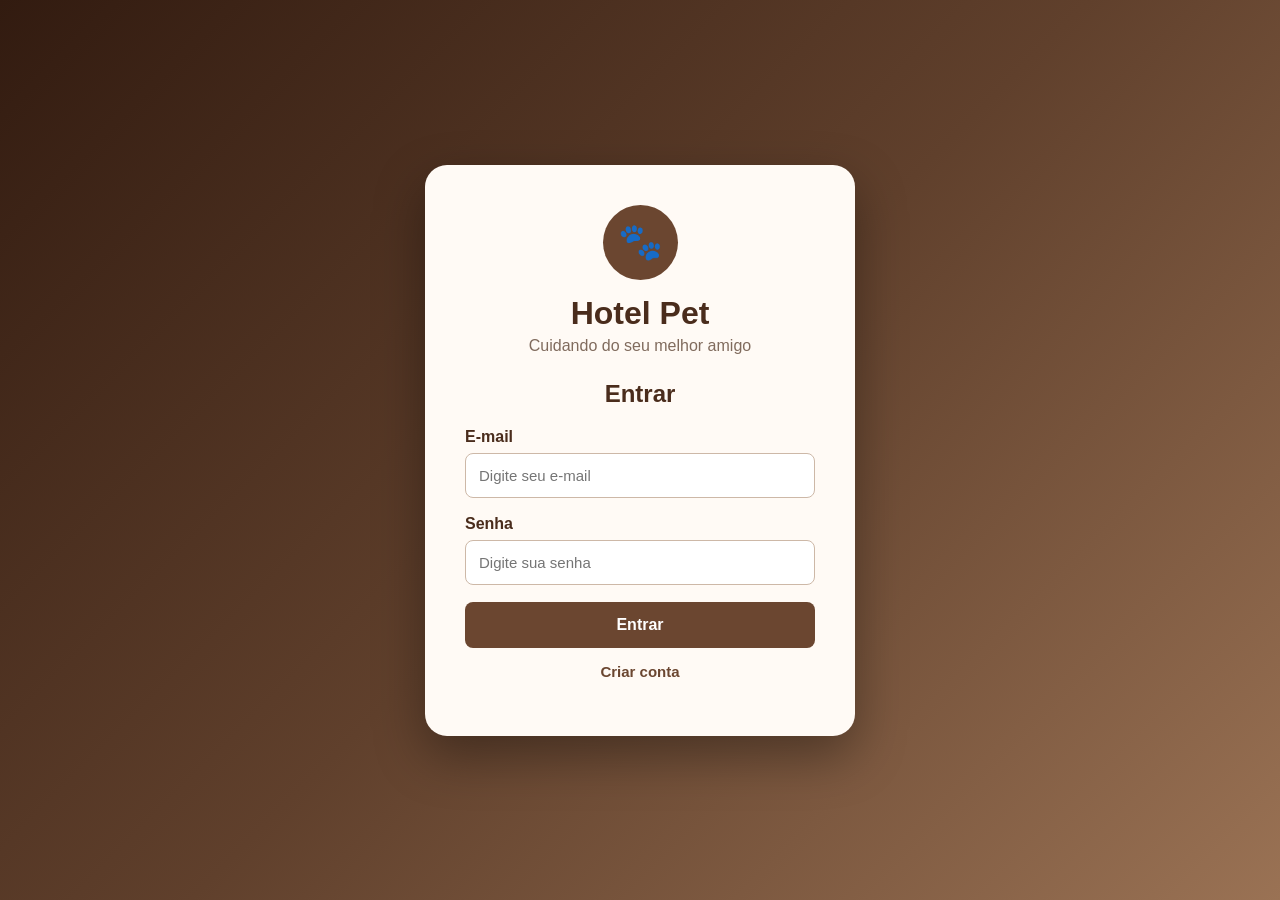
<file: index.html>
<!DOCTYPE html>
<html lang="pt-br">
<head>
    <meta charset="UTF-8">
    <meta name="viewport" content="width=device-width, initial-scale=1.0">
    <title>Hotel Pet</title>
    <style>
        * { box-sizing: border-box; margin: 0; padding: 0; }
        body {
            min-height: 100vh;
            font-family: Arial, sans-serif;
            background: linear-gradient(135deg, #321b10, #60402c, #9a7254);
            display: flex;
            align-items: center;
            justify-content: center;
            padding: 20px;
        }
        .caixa {
            width: 100%; max-width: 430px;
            background: #fffaf5;
            padding: 40px;
            border-radius: 22px;
            box-shadow: 0 20px 50px rgba(0,0,0,0.35);
        }
        .logo { text-align: center; margin-bottom: 25px; }
        .icone {
            width: 75px; height: 75px; margin: 0 auto 15px;
            border-radius: 50%; background: #6b4630;
            display: flex; align-items: center; justify-content: center; font-size: 36px;
        }
        .logo h1 { color: #4a2c1c; font-size: 32px; }
        .logo p { color: #806b5d; margin-top: 5px; }
        h2 { text-align: center; color: #4a2c1c; margin-bottom: 20px; }
        .campo { margin-bottom: 17px; }
        .campo label { display: block; margin-bottom: 7px; color: #4a2c1c; font-weight: bold; }
        .campo input, .campo select {
            width: 100%; padding: 13px; border: 1px solid #cdb8a7;
            border-radius: 8px; font-size: 15px; outline: none;
        }
        .campo input:focus, .campo select:focus { border-color: #6b4630; }
        .botao {
            width: 100%; padding: 14px; border: 0; border-radius: 8px;
            background: #6b4630; color: white; font-size: 16px;
            font-weight: bold; cursor: pointer; transition: 0.2s;
        }
        .botao:hover { background: #4a2c1c; }
        .link {
            width: 100%; margin-top: 15px; border: 0;
            background: transparent; color: #6b4630;
            font-weight: bold; cursor: pointer; font-size: 15px;
        }
        .mensagem { text-align: center; margin-top: 15px; color: #6b4630; font-weight: bold; }
        .escondido { display: none; }
    </style>
</head>
<body>
    <div class="caixa">
        <div class="logo">
            <div class="icone">🐾</div>
            <h1>Hotel Pet</h1>
            <p>Cuidando do seu melhor amigo</p>
        </div>

        <div id="login">
            <h2>Entrar</h2>
            <form id="formLogin">
                <div class="campo">
                    <label>E-mail</label>
                    <input type="email" id="emailLogin" placeholder="Digite seu e-mail" required>
                </div>
                <div class="campo">
                    <label>Senha</label>
                    <input type="password" id="senhaLogin" placeholder="Digite sua senha" required>
                </div>
                <button type="submit" class="botao">Entrar</button>
            </form>
            <button type="button" class="link" id="abrirCadastro">Criar conta</button>
            <div id="msgLogin" class="mensagem"></div>
        </div>

        <div id="cadastro" class="escondido">
            <h2>Criar conta</h2>
            <form id="formCadastro">
                <div class="campo">
                    <label>Nome completo</label>
                    <input type="text" id="nome" placeholder="Digite seu nome" required>
                </div>
                <div class="campo">
                    <label>E-mail</label>
                    <input type="email" id="email" placeholder="Digite seu e-mail" required>
                </div>
                <div class="campo">
                    <label>Senha</label>
                    <input type="password" id="senha" placeholder="Mínimo 4 caracteres" required>
                </div>
                <div class="campo">
                    <label>Confirmar senha</label>
                    <input type="password" id="confirmar" placeholder="Digite a senha novamente" required>
                </div>
                <button type="submit" class="botao">Criar conta</button>
            </form>
            <button type="button" class="link" id="voltarLogin">Voltar para login</button>
            <div id="msgCadastro" class="mensagem"></div>
        </div>
    </div>

<script>
document.getElementById("abrirCadastro").onclick = () => {
    document.getElementById("login").classList.add("escondido");
    document.getElementById("cadastro").classList.remove("escondido");
};
document.getElementById("voltarLogin").onclick = () => {
    document.getElementById("cadastro").classList.add("escondido");
    document.getElementById("login").classList.remove("escondido");
    document.getElementById("msgLogin").innerText = "";
};

document.getElementById("formCadastro").onsubmit = e => {
    e.preventDefault();
    const nome = document.getElementById("nome").value.trim();
    const email = document.getElementById("email").value.trim().toLowerCase();
    const senha = document.getElementById("senha").value;
    const confirmar = document.getElementById("confirmar").value;

    if (senha !== confirmar)
        return document.getElementById("msgCadastro").innerText = "As senhas não coincidem.";
    if (senha.length < 4)
        return document.getElementById("msgCadastro").innerText = "Mínimo 4 caracteres na senha.";

    const usuario = { nome, email, senha, foto: "" };
    localStorage.setItem("hotelPetUsuario", JSON.stringify(usuario));
    document.getElementById("msgCadastro").innerText = "Conta criada com sucesso!";
    document.getElementById("emailLogin").value = email;

    setTimeout(() => {
        document.getElementById("cadastro").classList.add("escondido");
        document.getElementById("login").classList.remove("escondido");
    }, 1200);
};

document.getElementById("formLogin").onsubmit = e => {
    e.preventDefault();
    const email = document.getElementById("emailLogin").value.trim().toLowerCase();
    const senha = document.getElementById("senhaLogin").value;
    const dadosSalvos = localStorage.getItem("hotelPetUsuario");

    if (!dadosSalvos) {
        if (email && senha.length >= 4) {
            localStorage.setItem("hotelPetLogado", "true");
            window.location.href = "reserva/reserva.html"; // ✅ VAI PARA RESERVAS!
        } else {
            document.getElementById("msgLogin").innerText = "Preencha e-mail e senha (mín. 4 caracteres).";
        }
        return;
    }

    const usuario = JSON.parse(dadosSalvos);
    if (email === usuario.email && senha === usuario.senha) {
        localStorage.setItem("hotelPetLogado", "true");
        window.location.href = "reserva/reserva.html"; // ✅ VAI PARA RESERVAS!
    } else {
        document.getElementById("msgLogin").innerText = "E-mail ou senha incorretos.";
    }
};
</script>
</body>
</html>
</file>
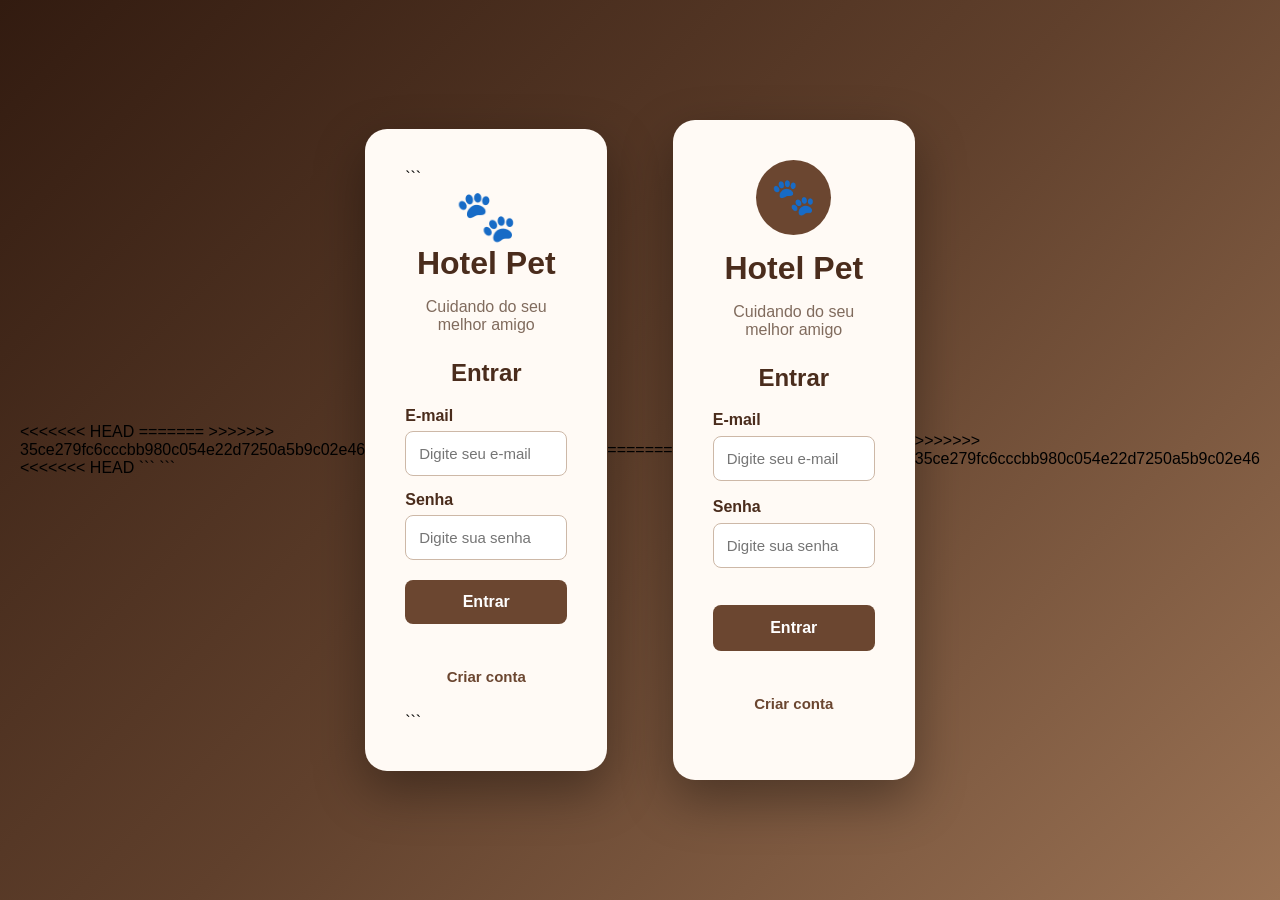
<file: index/index.html>
<<<<<<< HEAD

=======
>>>>>>> 35ce279fc6cccbb980c054e22d7250a5b9c02e46
<!DOCTYPE html>

<html lang="pt-br">
<head>
    <meta charset="UTF-8">
    <meta name="viewport" content="width=device-width, initial-scale=1.0">
    <title>Hotel Pet</title>
<<<<<<< HEAD

```
<style>
    * {
        box-sizing: border-box;
    }

    body {
        margin: 0;
        min-height: 100vh;
        font-family: Arial, sans-serif;
        background: #6b4630;
        display: flex;
        justify-content: center;
        align-items: center;
    }

    .caixa {
        width: 90%;
        max-width: 420px;
        background: #fffaf5;
        padding: 35px;
        border-radius: 20px;
        box-shadow: 0 15px 40px rgba(0,0,0,.35);
    }

    .logo {
        text-align: center;
        margin-bottom: 25px;
    }

    .logo span {
        display: block;
        font-size: 50px;
    }

    .logo h1 {
        margin: 5px 0;
        color: #4a2c1c;
    }

    .logo p {
        color: #806b5d;
    }

    h2 {
        text-align: center;
        color: #4a2c1c;
    }

    label {
        display: block;
        margin-top: 15px;
        margin-bottom: 6px;
        color: #4a2c1c;
        font-weight: bold;
    }

    input {
        width: 100%;
        padding: 13px;
        border: 1px solid #cdb8a7;
        border-radius: 8px;
        font-size: 15px;
    }

    button {
        width: 100%;
        margin-top: 20px;
        padding: 13px;
        border: none;
        border-radius: 8px;
        background: #6b4630;
        color: white;
        font-size: 16px;
        font-weight: bold;
        cursor: pointer;
    }

    button:hover {
        background: #4a2c1c;
    }

    .link {
        background: transparent;
        color: #6b4630;
        margin-top: 10px;
    }

    .mensagem {
        text-align: center;
        margin-top: 15px;
        color: #6b4630;
        font-weight: bold;
    }

    .escondido {
        display: none;
    }
</style>
```

</head>

<body>

<div class="caixa">

```
<div class="logo">
    <span>🐾</span>
    <h1>Hotel Pet</h1>
    <p>Cuidando do seu melhor amigo</p>
</div>


<!-- LOGIN -->

<div id="login">

    <h2>Entrar</h2>

    <form id="formLogin">

        <label>E-mail</label>

        <input
            type="email"
            id="emailLogin"
            placeholder="Digite seu e-mail"
            required
        >


        <label>Senha</label>

        <input
            type="password"
            id="senhaLogin"
            placeholder="Digite sua senha"
            required
        >


        <button type="submit">
            Entrar
        </button>

    </form>


    <button
        type="button"
        class="link"
        id="abrirCadastro"
    >
        Criar conta
    </button>


    <div
        id="msgLogin"
        class="mensagem"
    ></div>

</div>



<!-- CADASTRO -->

<div
    id="cadastro"
    class="escondido"
>

    <h2>Criar conta</h2>

    <form id="formCadastro">

        <label>Nome</label>

        <input
            type="text"
            id="nome"
            placeholder="Digite seu nome"
            required
        >


        <label>E-mail</label>

        <input
            type="email"
            id="email"
            placeholder="Digite seu e-mail"
            required
        >


        <label>Senha</label>

        <input
            type="password"
            id="senha"
            placeholder="Digite uma senha"
            required
        >


        <label>Confirmar senha</label>

        <input
            type="password"
            id="confirmar"
            placeholder="Digite a senha novamente"
            required
        >


        <button type="submit">
            Criar conta
        </button>

    </form>


    <button
        type="button"
        class="link"
        id="voltarLogin"
    >
        Voltar para login
    </button>


    <div
        id="msgCadastro"
        class="mensagem"
    ></div>

</div>
```

</div>

<script>


/* ABRIR CADASTRO */

document
    .getElementById("abrirCadastro")
    .onclick = function() {

        document
            .getElementById("login")
            .classList
            .add("escondido");

        document
            .getElementById("cadastro")
            .classList
            .remove("escondido");

    };



/* VOLTAR PARA LOGIN */

document
    .getElementById("voltarLogin")
    .onclick = function() {

        document
            .getElementById("cadastro")
            .classList
            .add("escondido");

        document
            .getElementById("login")
            .classList
            .remove("escondido");

    };



/* CRIAR CONTA */

document
    .getElementById("formCadastro")
    .onsubmit = function(event) {

        event.preventDefault();


        const nome =
            document.getElementById("nome").value.trim();


        const email =
            document
            .getElementById("email")
            .value
            .trim()
            .toLowerCase();


        const senha =
            document.getElementById("senha").value;


        const confirmar =
            document
            .getElementById("confirmar")
            .value;


        if (senha !== confirmar) {

            document
                .getElementById("msgCadastro")
                .innerText =
                "As senhas não são iguais.";

            return;
        }


        if (senha.length < 4) {

            document
                .getElementById("msgCadastro")
                .innerText =
                "A senha precisa ter pelo menos 4 caracteres.";

            return;
        }


        const usuario = {

            nome: nome,
            email: email,
            senha: senha

        };


        localStorage.setItem(
            "hotelPetUsuario",
            JSON.stringify(usuario)
        );


        document
            .getElementById("msgCadastro")
            .innerText =
            "Conta criada com sucesso!";


        document
            .getElementById("emailLogin")
            .value = email;


        document
            .getElementById("senhaLogin")
            .value = "";


        setTimeout(function() {

            document
                .getElementById("cadastro")
                .classList
                .add("escondido");

            document
                .getElementById("login")
                .classList
                .remove("escondido");

        }, 1000);

    };



/* LOGIN */

document
    .getElementById("formLogin")
    .onsubmit = function(event) {

        event.preventDefault();


        const email =
            document
            .getElementById("emailLogin")
            .value
            .trim()
            .toLowerCase();


        const senha =
            document
            .getElementById("senhaLogin")
            .value;


        const dados =
            localStorage.getItem(
                "hotelPetUsuario"
            );


        if (!dados) {

            document
                .getElementById("msgLogin")
                .innerText =
                "Crie uma conta primeiro.";

            return;
        }


        const usuario =
            JSON.parse(dados);


        if (
            email === usuario.email &&
            senha === usuario.senha
        ) {

            localStorage.setItem(
                "hotelPetLogado",
                "true"
            );


            /*
              Depois do login,
              abre a página principal.
            */

            window.location.href =
                "index/index.html";

        } else {

            document
                .getElementById("msgLogin")
                .innerText =
                "E-mail ou senha incorretos.";

        }

    };

</script>

</body>

</html>
=======
    <style>
        * { box-sizing: border-box; }
        body {
            margin: 0;
            min-height: 100vh;
            font-family: Arial, sans-serif;
            background: linear-gradient(135deg, #321b10, #60402c, #9a7254);
            display: flex;
            align-items: center;
            justify-content: center;
            padding: 20px;
        }
        .caixa {
            width: 100%;
            max-width: 430px;
            background: #fffaf5;
            padding: 40px;
            border-radius: 22px;
            box-shadow: 0 20px 50px rgba(0,0,0,0.35);
        }
        .logo { text-align: center; margin-bottom: 25px; }
        .icone {
            width: 75px;
            height: 75px;
            margin: 0 auto 15px;
            border-radius: 50%;
            background: #6b4630;
            display: flex;
            align-items: center;
            justify-content: center;
            font-size: 36px;
        }
        .logo h1 { margin: 0; color: #4a2c1c; font-size: 32px; }
        .logo p { color: #806b5d; }
        h2 { text-align: center; color: #4a2c1c; }
        .campo { margin-bottom: 17px; }
        .campo label {
            display: block;
            margin-bottom: 7px;
            color: #4a2c1c;
            font-weight: bold;
        }
        .campo input {
            width: 100%;
            padding: 13px;
            border: 1px solid #cdb8a7;
            border-radius: 8px;
            font-size: 15px;
            outline: none;
        }
        .campo input:focus { border-color: #6b4630; }
        .botao {
            width: 100%;
            padding: 14px;
            border: 0;
            border-radius: 8px;
            background: #6b4630;
            color: white;
            font-size: 16px;
            font-weight: bold;
            cursor: pointer;
        }
        .botao:hover { background: #4a2c1c; }
        .link {
            width: 100%;
            margin-top: 15px;
            border: 0;
            background: transparent;
            color: #6b4630;
            font-weight: bold;
            cursor: pointer;
            font-size: 15px;
        }
        .mensagem {
            text-align: center;
            margin-top: 15px;
            color: #6b4630;
            font-weight: bold;
        }
        .escondido { display: none; }
    </style>
</head>
<body>
    <div class="caixa">
        <div class="logo">
            <div class="icone">🐾</div>
            <h1>Hotel Pet</h1>
            <p>Cuidando do seu melhor amigo</p>
        </div>

        <div id="login">
            <h2>Entrar</h2>
            <form id="formLogin">
                <div class="campo">
                    <label for="emailLogin">E-mail</label>
                    <input type="email" id="emailLogin" placeholder="Digite seu e-mail" required>
                </div>
                <div class="campo">
                    <label for="senhaLogin">Senha</label>
                    <input type="password" id="senhaLogin" placeholder="Digite sua senha" required>
                </div>
                <button type="submit" class="botao">Entrar</button>
            </form>
            <button type="button" class="link" onclick="mostrarCadastro()">Criar conta</button>
            <div id="mensagemLogin" class="mensagem"></div>
        </div>

        <div id="cadastro" class="escondido">
            <h2>Criar conta</h2>
            <form id="formCadastro">
                <div class="campo">
                    <label for="nomeCadastro">Nome</label>
                    <input type="text" id="nomeCadastro" placeholder="Digite seu nome" required>
                </div>
                <div class="campo">
                    <label for="emailCadastro">E-mail</label>
                    <input type="email" id="emailCadastro" placeholder="Digite seu e-mail" required>
                </div>
                <div class="campo">
                    <label for="senhaCadastro">Senha</label>
                    <input type="password" id="senhaCadastro" placeholder="Crie uma senha" required>
                </div>
                <button type="submit" class="botao">Criar conta</button>
            </form>
            <button type="button" class="link" onclick="mostrarLogin()">Voltar para entrar</button>
            <div id="mensagemCadastro" class="mensagem"></div>
        </div>
    </div>

    <script>
        function mostrarCadastro() {
            document.getElementById('login').classList.add('escondido');
            document.getElementById('cadastro').classList.remove('escondido');
        }

        function mostrarLogin() {
            document.getElementById('cadastro').classList.add('escondido');
            document.getElementById('login').classList.remove('escondido');
        }

        document.getElementById('formLogin').addEventListener('submit', function(event) {
            event.preventDefault();
            const email = document.getElementById('emailLogin').value;
            const senha = document.getElementById('senhaLogin').value;

            if (email && senha) {
                window.location.href = '../usuarios/usuarios.html';
            }
        });

        document.getElementById('formCadastro').addEventListener('submit', function(event) {
            event.preventDefault();
            document.getElementById('mensagemCadastro').textContent = 'Conta criada com sucesso! Agora você pode entrar.';
            setTimeout(mostrarLogin, 1200);
        });
    </script>
</body>
</html>
>>>>>>> 35ce279fc6cccbb980c054e22d7250a5b9c02e46
</file>
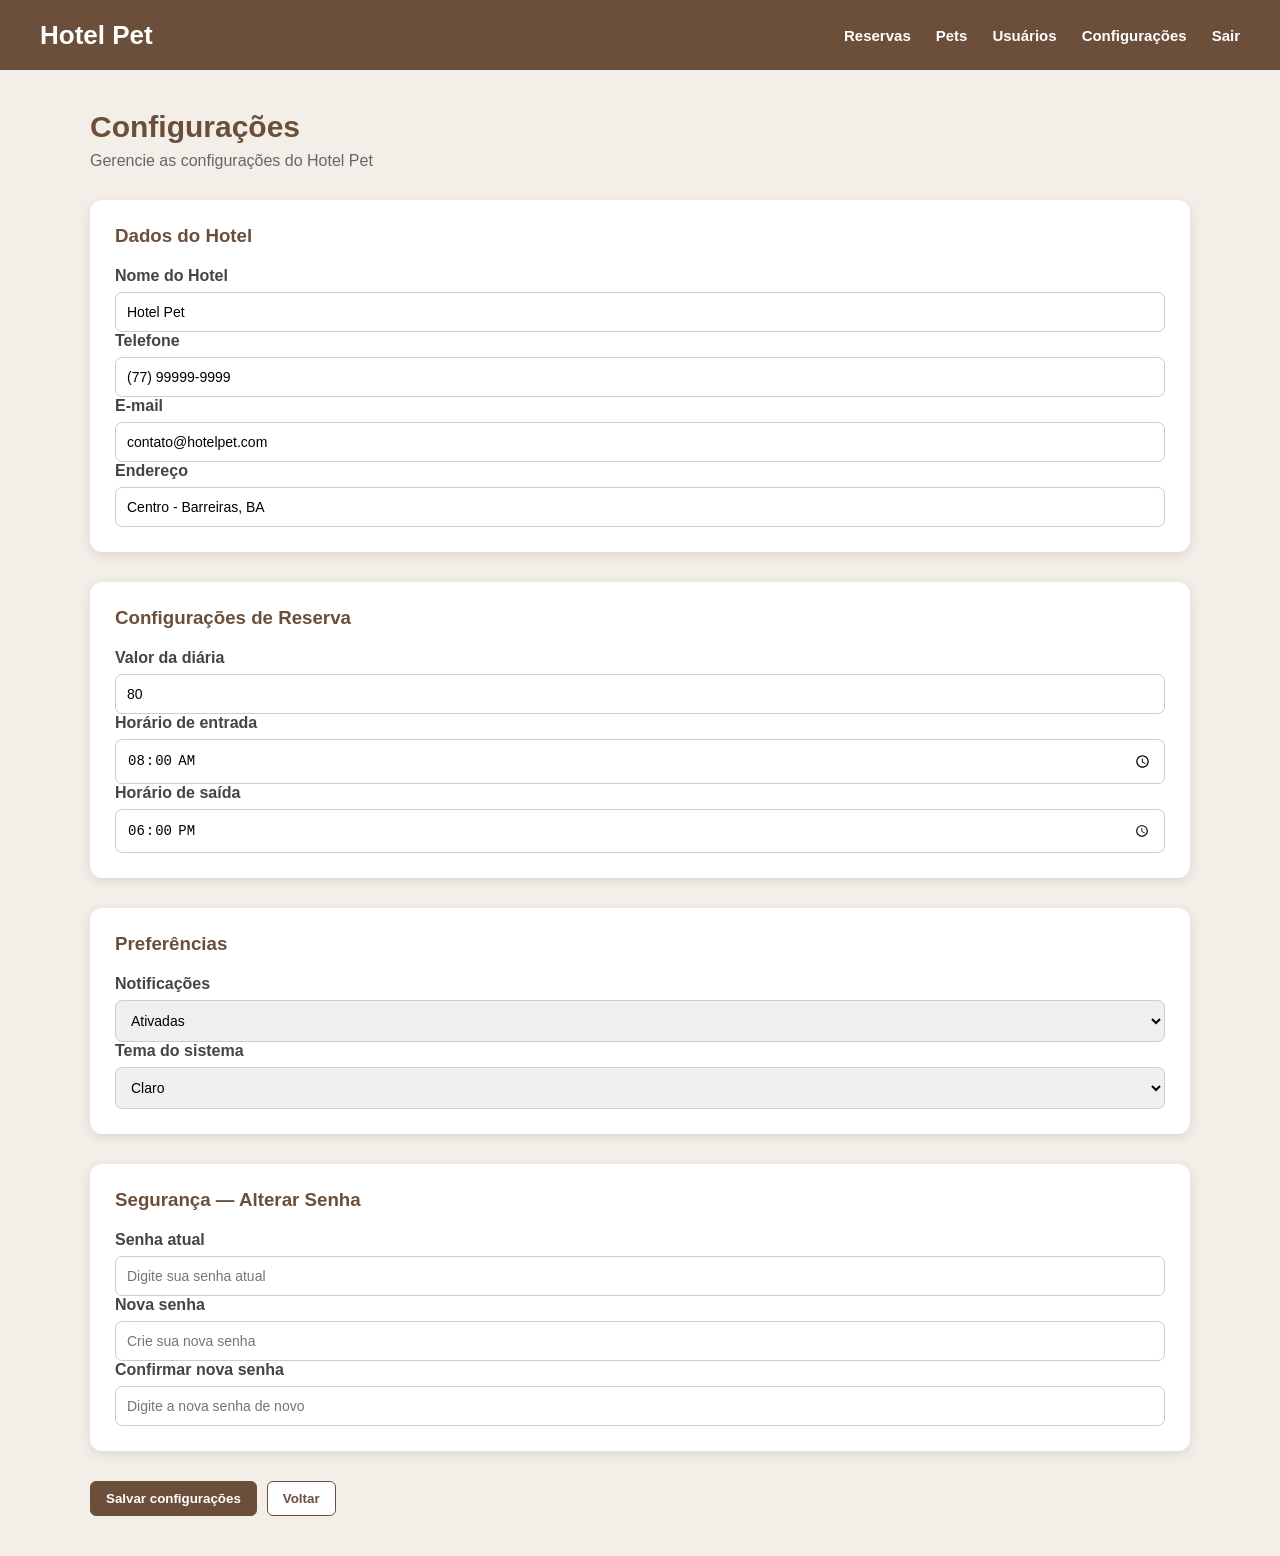
<file: configuracoes/configuracoes.html>
<!DOCTYPE html>
<html lang="pt-br">
<head>
    <meta charset="UTF-8">
    <meta name="viewport" content="width=device-width, initial-scale=1.0">
    <title>Hotel Pet - Configurações</title>
    <link rel="stylesheet" href="../style/style.css">
</head>
<body>

    <header class="cabecalho">
        <div class="logo">
            <h1>Hotel Pet</h1>
        </div>
        <nav class="menu">
            <a href="../reserva/reserva.html">Reservas</a>
            <a href="../pets/pets.html">Pets</a>
            <a href="../usuarios/usuarios.html">Usuários</a>
            <a href="configuracoes.html">Configurações</a>
            <a href="#" onclick="sairDoSistema(); return false;">Sair</a>
        </nav>
    </header>

    <main class="conteudo">

        <div class="titulo-pagina">
            <h2>Configurações</h2>
            <p>Gerencie as configurações do Hotel Pet</p>
        </div>

        <section class="pesquisa">
            <h3>Dados do Hotel</h3>
            <div class="campo-pesquisa">
                <label>Nome do Hotel</label>
                <input type="text" id="nomeHotel" value="Hotel Pet">
            </div>
            <div class="campo-pesquisa">
                <label>Telefone</label>
                <input type="text" id="telefoneHotel" value="(77) 99999-9999">
            </div>
            <div class="campo-pesquisa">
                <label>E-mail</label>
                <input type="email" id="emailHotel" value="contato@hotelpet.com">
            </div>
            <div class="campo-pesquisa">
                <label>Endereço</label>
                <input type="text" id="enderecoHotel" value="Centro - Barreiras, BA">
            </div>
        </section>

        <section class="pesquisa">
            <h3>Configurações de Reserva</h3>
            <div class="campo-pesquisa">
                <label>Valor da diária</label>
                <input type="number" id="valorDiaria" value="80" min="0" step="0.01">
            </div>
            <div class="campo-pesquisa">
                <label>Horário de entrada</label>
                <input type="time" id="horarioEntrada" value="08:00">
            </div>
            <div class="campo-pesquisa">
                <label>Horário de saída</label>
                <input type="time" id="horarioSaida" value="18:00">
            </div>
        </section>

        <section class="pesquisa">
            <h3>Preferências</h3>
            <div class="campo-pesquisa">
                <label>Notificações</label>
                <select id="notificacao">
                    <option value="sim">Ativadas</option>
                    <option value="nao">Desativadas</option>
                </select>
            </div>
            <div class="campo-pesquisa">
                <label>Tema do sistema</label>
                <select id="tema">
                    <option value="claro">Claro</option>
                    <option value="escuro">Escuro</option>
                </select>
            </div>
        </section>

        <section class="pesquisa">
            <h3>Segurança — Alterar Senha</h3>
            <div class="campo-pesquisa">
                <label>Senha atual</label>
                <input type="password" id="senhaAtual" placeholder="Digite sua senha atual">
            </div>
            <div class="campo-pesquisa">
                <label>Nova senha</label>
                <input type="password" id="novaSenha" placeholder="Crie sua nova senha">
            </div>
            <div class="campo-pesquisa">
                <label>Confirmar nova senha</label>
                <input type="password" id="confirmarSenha" placeholder="Digite a nova senha de novo">
            </div>
        </section>

        <div class="acoes">
            <button type="button" class="botao-editar" onclick="salvarConfiguracoes()">Salvar configurações</button>
            <button type="button" class="botao-visualizar" onclick="voltarInicio()">Voltar</button>
        </div>

    </main>

    <script>
        // Carregar configurações salvas ao abrir a página
        window.onload = function() {
            const config = localStorage.getItem("hotelPetConfig");
            if (config) {
                const cfg = JSON.parse(config);
                if (cfg.nomeHotel) document.getElementById("nomeHotel").value = cfg.nomeHotel;
                if (cfg.telefoneHotel) document.getElementById("telefoneHotel").value = cfg.telefoneHotel;
                if (cfg.emailHotel) document.getElementById("emailHotel").value = cfg.emailHotel;
                if (cfg.enderecoHotel) document.getElementById("enderecoHotel").value = cfg.enderecoHotel;
                if (cfg.valorDiaria) document.getElementById("valorDiaria").value = cfg.valorDiaria;
                if (cfg.horarioEntrada) document.getElementById("horarioEntrada").value = cfg.horarioEntrada;
                if (cfg.horarioSaida) document.getElementById("horarioSaida").value = cfg.horarioSaida;
                if (cfg.notificacao) document.getElementById("notificacao").value = cfg.notificacao;
                if (cfg.tema) document.getElementById("tema").value = cfg.tema;
            }
        };

        // Salvar configurações e ALTERAR SENHA com QUALQUER senha atual
        function salvarConfiguracoes() {
            const nome = document.getElementById("nomeHotel").value;
            const telefone = document.getElementById("telefoneHotel").value;
            const email = document.getElementById("emailHotel").value;
            const endereco = document.getElementById("enderecoHotel").value;
            const valor = document.getElementById("valorDiaria").value;
            const horarioEntrada = document.getElementById("horarioEntrada").value;
            const horarioSaida = document.getElementById("horarioSaida").value;
            const notificacao = document.getElementById("notificacao").value;
            const tema = document.getElementById("tema").value;

            const senhaAtual = document.getElementById("senhaAtual").value.trim();
            const novaSenha = document.getElementById("novaSenha").value.trim();
            const confirmarSenha = document.getElementById("confirmarSenha").value.trim();

            const dadosSalvos = localStorage.getItem("hotelPetUsuario");

            // Permite alterar senha com QUALQUER senha atual
            if (novaSenha || confirmarSenha || senhaAtual) {
                if (!senhaAtual) {
                    alert("Digite a senha atual.");
                    return;
                }
                if (!novaSenha) {
                    alert("Digite a nova senha.");
                    return;
                }
                if (!confirmarSenha) {
                    alert("Confirme a nova senha.");
                    return;
                }
                if (novaSenha !== confirmarSenha) {
                    alert("A nova senha e a confirmação não são iguais.");
                    return;
                }
                if (novaSenha.length < 4) {
                    alert("A nova senha precisa ter pelo menos 4 caracteres.");
                    return;
                }
                if (!dadosSalvos) {
                    alert("Crie uma conta primeiro para alterar a senha.");
                    return;
                }

                const usuario = JSON.parse(dadosSalvos);
                // ALTERA SENHA SEM CONFERIR A SENHA ATUAL
                usuario.senha = novaSenha;
                localStorage.setItem("hotelPetUsuario", JSON.stringify(usuario));
                alert("Senha alterada com sucesso!");
            }

            if (!nome || !telefone || !email || !valor) {
                alert("Preencha todos os campos obrigatórios.");
                return;
            }

            const configuracoes = {
                nomeHotel: nome,
                telefoneHotel: telefone,
                emailHotel: email,
                enderecoHotel: endereco,
                valorDiaria: valor,
                horarioEntrada: horarioEntrada,
                horarioSaida: horarioSaida,
                notificacao: notificacao,
                tema: tema
            };
            localStorage.setItem("hotelPetConfig", JSON.stringify(configuracoes));

            alert(
                "Configurações salvas com sucesso!\n\n" +
                "Hotel: " + nome +
                "\nTelefone: " + telefone +
                "\nE-mail: " + email +
                "\nValor da diária: R$ " + valor
            );
        }

        // Botão Voltar — volta para a página anterior
        function voltarInicio() {
            window.history.back();
        }

        // Botão Sair — volta para a página inicial
        function sairDoSistema() {
            window.location.href = "../index.html";
        }
    </script>

</body>
</html>
</file>
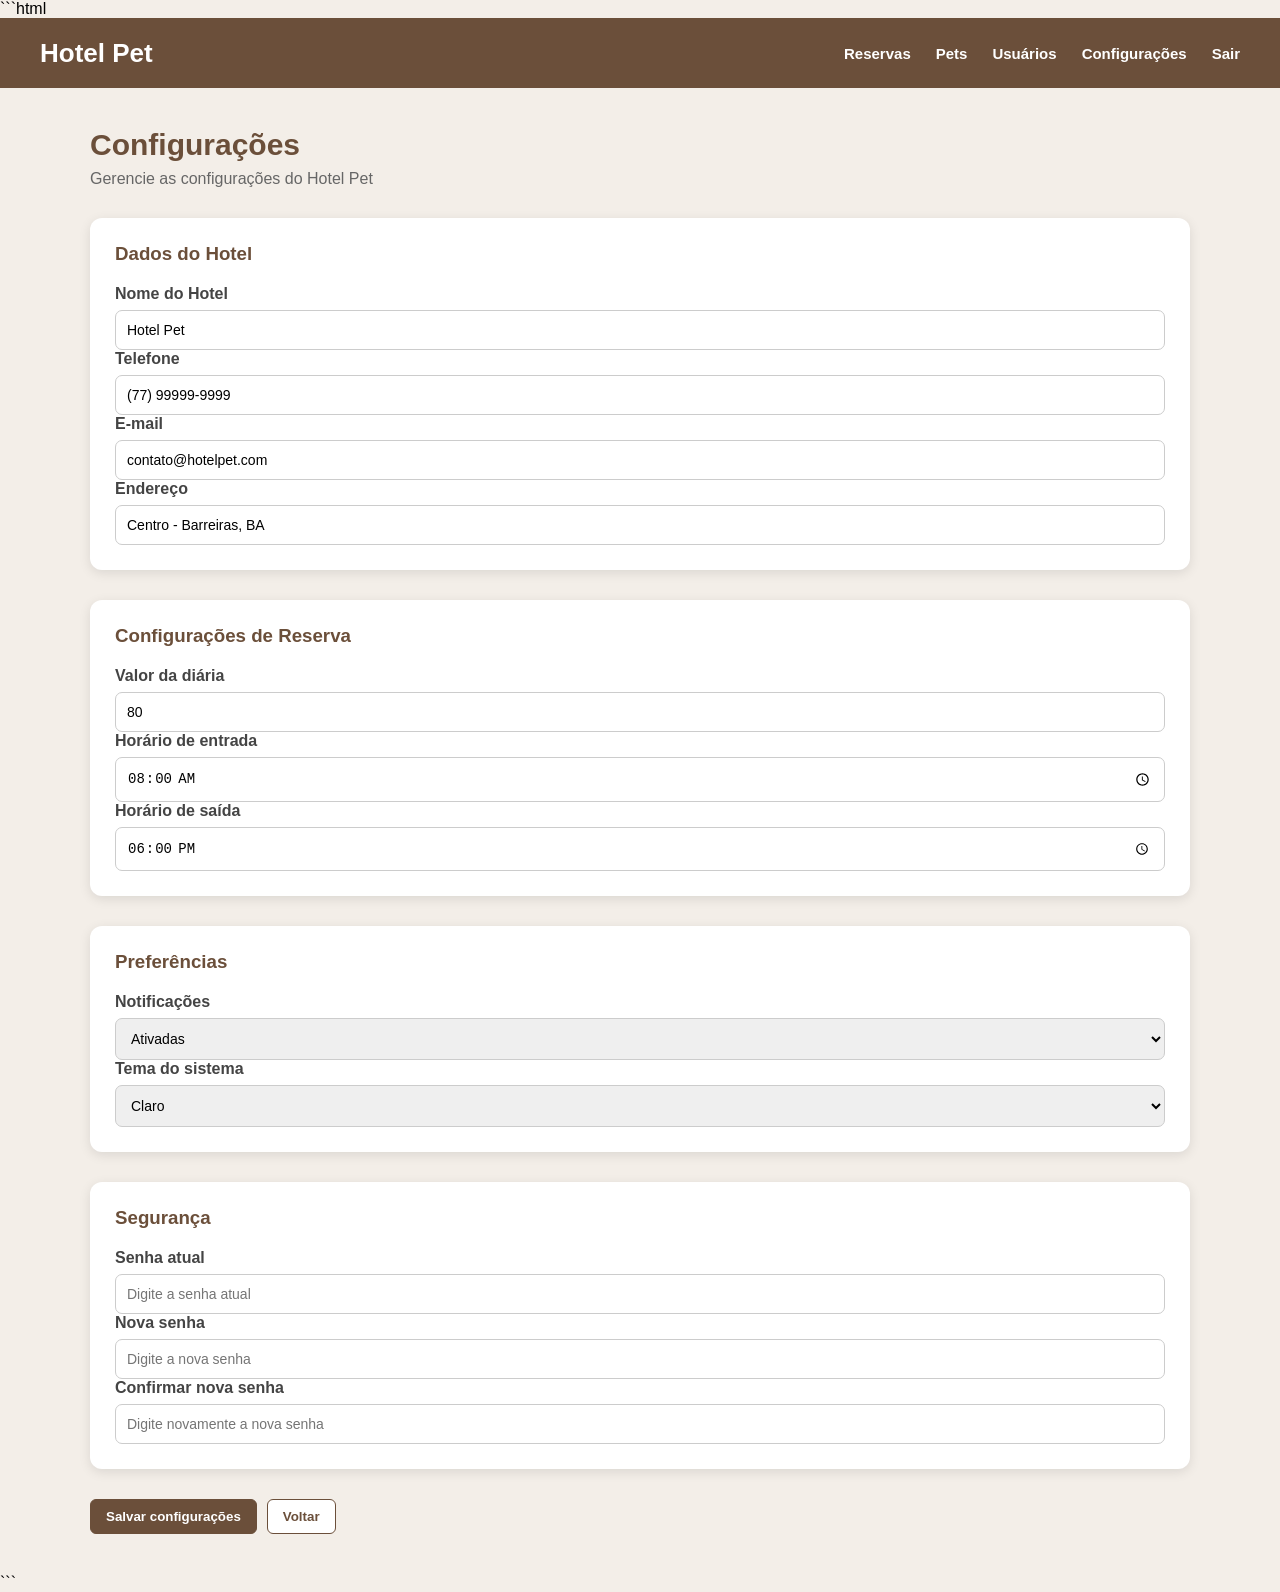
<file: configurações/configuracoes.html>
```html
<!DOCTYPE html>
<html lang="pt-br">

<head>

    <meta charset="UTF-8">

    <meta name="viewport" content="width=device-width, initial-scale=1.0">

    <title>Hotel Pet - Configurações</title>

    <link rel="stylesheet" href="../style/style.css">

</head>

<body>


    <!-- ========================= -->
    <!-- CABEÇALHO -->
    <!-- ========================= -->

    <header class="cabecalho">

        <div class="logo">

            <h1>
                Hotel Pet
            </h1>

        </div>


        <nav class="menu">

            <a href="../reserva/reserva.html">
                Reservas
            </a>

            <a href="../pets/pets.html">
                Pets
            </a>

            <a href="../usuarios/usuarios.html">
                Usuários
            </a>

            <a href="configuracoes.html">
                Configurações
            </a>

            <a href="../index/index.html">
                Sair
            </a>

        </nav>

    </header>



    <!-- ========================= -->
    <!-- CONTEÚDO -->
    <!-- ========================= -->

    <main class="conteudo">


        <div class="titulo-pagina">

            <h2>
                Configurações
            </h2>

            <p>
                Gerencie as configurações do Hotel Pet
            </p>

        </div>



        <!-- ========================= -->
        <!-- DADOS DO HOTEL -->
        <!-- ========================= -->

        <section class="pesquisa">

            <h3>
                Dados do Hotel
            </h3>


            <div class="campo-pesquisa">

                <label for="nomeHotel">
                    Nome do Hotel
                </label>

                <input
                    type="text"
                    id="nomeHotel"
                    value="Hotel Pet"
                >

            </div>


            <div class="campo-pesquisa">

                <label for="telefoneHotel">
                    Telefone
                </label>

                <input
                    type="text"
                    id="telefoneHotel"
                    value="(77) 99999-9999"
                >

            </div>


            <div class="campo-pesquisa">

                <label for="emailHotel">
                    E-mail
                </label>

                <input
                    type="email"
                    id="emailHotel"
                    value="contato@hotelpet.com"
                >

            </div>


            <div class="campo-pesquisa">

                <label for="enderecoHotel">
                    Endereço
                </label>

                <input
                    type="text"
                    id="enderecoHotel"
                    value="Centro - Barreiras, BA"
                >

            </div>

        </section>



        <!-- ========================= -->
        <!-- CONFIGURAÇÕES DE RESERVA -->
        <!-- ========================= -->

        <section class="pesquisa">

            <h3>
                Configurações de Reserva
            </h3>


            <div class="campo-pesquisa">

                <label for="valorDiaria">
                    Valor da diária
                </label>

                <input
                    type="number"
                    id="valorDiaria"
                    value="80"
                    min="0"
                    step="0.01"
                >

            </div>


            <div class="campo-pesquisa">

                <label for="horarioEntrada">
                    Horário de entrada
                </label>

                <input
                    type="time"
                    id="horarioEntrada"
                    value="08:00"
                >

            </div>


            <div class="campo-pesquisa">

                <label for="horarioSaida">
                    Horário de saída
                </label>

                <input
                    type="time"
                    id="horarioSaida"
                    value="18:00"
                >

            </div>

        </section>



        <!-- ========================= -->
        <!-- PREFERÊNCIAS -->
        <!-- ========================= -->

        <section class="pesquisa">

            <h3>
                Preferências
            </h3>


            <div class="campo-pesquisa">

                <label for="notificacao">
                    Notificações
                </label>

                <select id="notificacao">

                    <option value="sim">
                        Ativadas
                    </option>

                    <option value="nao">
                        Desativadas
                    </option>

                </select>

            </div>


            <div class="campo-pesquisa">

                <label for="tema">
                    Tema do sistema
                </label>

                <select id="tema">

                    <option value="claro">
                        Claro
                    </option>

                    <option value="escuro">
                        Escuro
                    </option>

                </select>

            </div>

        </section>



        <!-- ========================= -->
        <!-- SEGURANÇA -->
        <!-- ========================= -->

        <section class="pesquisa">

            <h3>
                Segurança
            </h3>


            <div class="campo-pesquisa">

                <label for="senhaAtual">
                    Senha atual
                </label>

                <input
                    type="password"
                    id="senhaAtual"
                    placeholder="Digite a senha atual"
                >

            </div>


            <div class="campo-pesquisa">

                <label for="novaSenha">
                    Nova senha
                </label>

                <input
                    type="password"
                    id="novaSenha"
                    placeholder="Digite a nova senha"
                >

            </div>


            <div class="campo-pesquisa">

                <label for="confirmarSenha">
                    Confirmar nova senha
                </label>

                <input
                    type="password"
                    id="confirmarSenha"
                    placeholder="Digite novamente a nova senha"
                >

            </div>

        </section>



        <!-- ========================= -->
        <!-- BOTÕES -->
        <!-- ========================= -->

        <div class="acoes">

            <button
                type="button"
                class="botao-editar"
                onclick="salvarConfiguracoes()"
            >
                Salvar configurações
            </button>


            <button
                type="button"
                class="botao-visualizar"
                onclick="voltarInicio()"
            >
                Voltar
            </button>

        </div>


    </main>



    <!-- ========================= -->
    <!-- JAVASCRIPT -->
    <!-- ========================= -->

    <script>


        function salvarConfiguracoes() {

            const nome =
                document.getElementById("nomeHotel").value;

            const telefone =
                document.getElementById("telefoneHotel").value;

            const email =
                document.getElementById("emailHotel").value;

            const valor =
                document.getElementById("valorDiaria").value;


            const novaSenha =
                document.getElementById("novaSenha").value;

            const confirmarSenha =
                document.getElementById("confirmarSenha").value;


            if (novaSenha !== confirmarSenha) {

                alert(
                    "A nova senha e a confirmação não são iguais."
                );

                return;

            }


            if (
                nome === "" ||
                telefone === "" ||
                email === "" ||
                valor === ""
            ) {

                alert(
                    "Preencha todos os campos obrigatórios."
                );

                return;

            }


            alert(
                "Configurações salvas com sucesso!\n\n" +
                "Hotel: " + nome +
                "\nTelefone: " + telefone +
                "\nE-mail: " + email +
                "\nValor da diária: R$ " + valor
            );

        }



        function voltarInicio() {

            window.location.href =
                "../pets/pets.html";

        }

    </script>


</body>

</html>
```
</file>
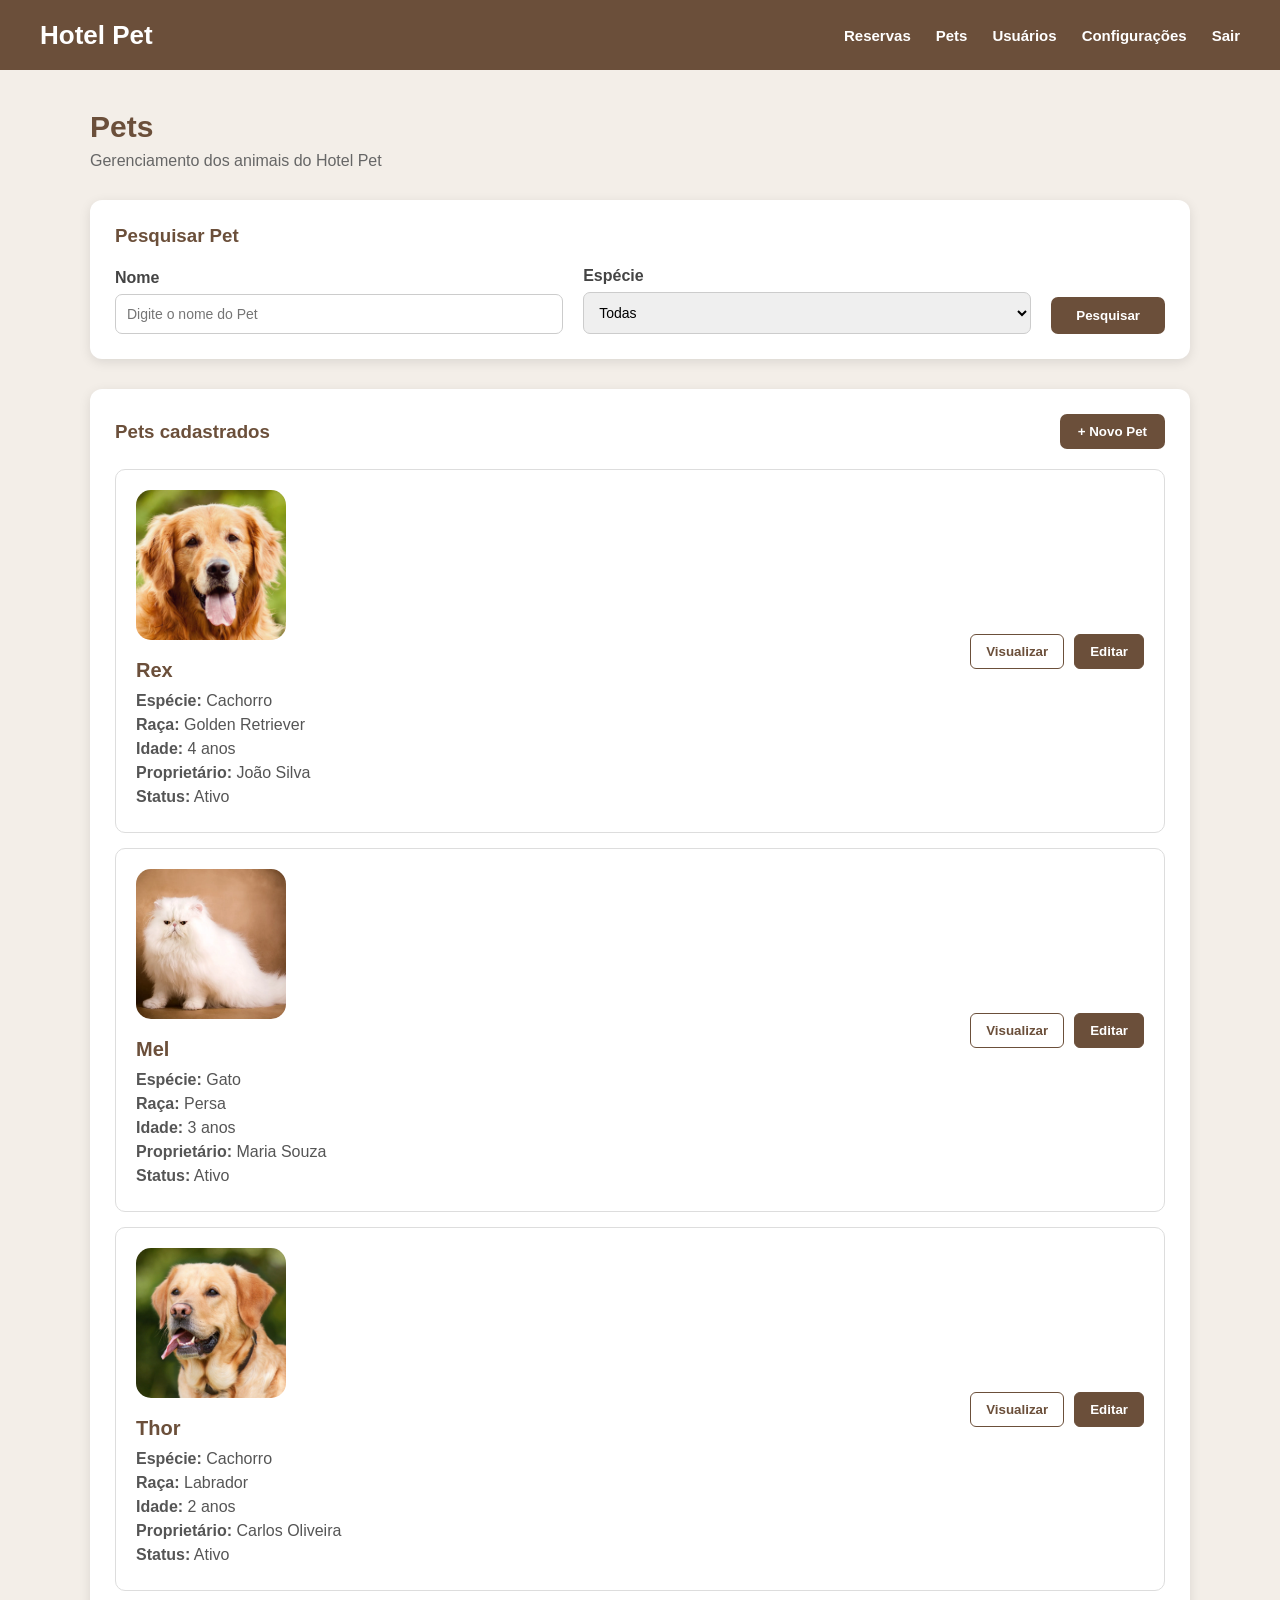
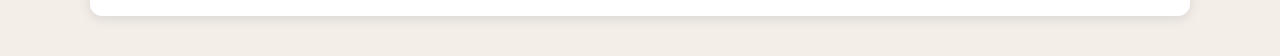
<file: pets/pets.html>
<!DOCTYPE html>
<html lang="pt-br">

<head>
    <meta charset="UTF-8">
    <meta name="viewport" content="width=device-width, initial-scale=1.0">

    <title>Hotel Pet - Pets</title>

    <link rel="stylesheet" href="../style/style.css">
</head>

<body>

    <!-- CABEÇALHO -->

    <header class="cabecalho">

        <div class="logo">
            <h1>Hotel Pet</h1>
        </div>

        <nav class="menu">

            <a href="../reserva/reserva.html">
                Reservas
            </a>

            <a href="pets.html">
                Pets
            </a>

            <a href="../usuarios/usuarios.html">
                Usuários
            </a>

            <a href="../configurações/configuracoes.html">
                Configurações
            </a>

            <a href="../index/index.html">
                Sair
            </a>

        </nav>

    </header>


    <!-- CONTEÚDO -->

    <main class="conteudo">

        <!-- LISTA DE PETS -->

        <div id="listaPets">

            <div class="titulo-pagina">

                <h2>Pets</h2>

                <p>
                    Gerenciamento dos animais do Hotel Pet
                </p>

            </div>


            <!-- PESQUISA -->

            <section class="pesquisa">

                <h3>
                    Pesquisar Pet
                </h3>

                <form onsubmit="pesquisarPet(event)">

                    <div class="campo-pesquisa">

                        <label for="pesquisaPet">
                            Nome
                        </label>

                        <input
                            type="text"
                            id="pesquisaPet"
                            placeholder="Digite o nome do Pet"
                        >

                    </div>


                    <div class="campo-pesquisa">

                        <label for="pesquisaEspecie">
                            Espécie
                        </label>

                        <select id="pesquisaEspecie">

                            <option value="">
                                Todas
                            </option>

                            <option value="Cachorro">
                                Cachorro
                            </option>

                            <option value="Gato">
                                Gato
                            </option>

                        </select>

                    </div>


                    <button
                        type="submit"
                        class="botao-pesquisar"
                    >
                        Pesquisar
                    </button>

                </form>

            </section>


            <!-- LISTA -->

            <section class="lista-reservas">

                <div class="cabecalho-lista">

                    <h3>
                        Pets cadastrados
                    </h3>

                    <button
                        type="button"
                        class="botao-nova-reserva"
                        onclick="novoPet()"
                    >
                        + Novo Pet
                    </button>

                </div>


                <!-- REX -->

                <div
                    class="reserva"
                    id="petRex"
                >

                    <div class="reserva-informacoes">

                        <img
                            src="imagens/Rex.png"
                            alt="Foto do Rex"
                            style="width: 150px; height: 150px; object-fit: cover; border-radius: 15px; margin-bottom: 15px;"
                        >

                        <h4>
                            Rex
                        </h4>

                        <p>
                            <strong>Espécie:</strong>
                            Cachorro
                        </p>

                        <p>
                            <strong>Raça:</strong>
                            Golden Retriever
                        </p>

                        <p>
                            <strong>Idade:</strong>
                            4 anos
                        </p>

                        <p>
                            <strong>Proprietário:</strong>
                            João Silva
                        </p>

                        <p>
                            <strong>Status:</strong>
                            Ativo
                        </p>

                    </div>


                    <div class="acoes">

                        <button
                            type="button"
                            class="botao-visualizar"
                            onclick="visualizarPet('Rex')"
                        >
                            Visualizar
                        </button>

                        <button
                            type="button"
                            class="botao-editar"
                            onclick="editarPet('Rex')"
                        >
                            Editar
                        </button>

                    </div>

                </div>


                <!-- MEL -->

                <div
                    class="reserva"
                    id="petMel"
                >

                    <div class="reserva-informacoes">

                        <img
                            src="imagens/Mel.png"
                            alt="Foto da Mel"
                            style="width: 150px; height: 150px; object-fit: cover; border-radius: 15px; margin-bottom: 15px;"
                        >

                        <h4>
                            Mel
                        </h4>

                        <p>
                            <strong>Espécie:</strong>
                            Gato
                        </p>

                        <p>
                            <strong>Raça:</strong>
                            Persa
                        </p>

                        <p>
                            <strong>Idade:</strong>
                            3 anos
                        </p>

                        <p>
                            <strong>Proprietário:</strong>
                            Maria Souza
                        </p>

                        <p>
                            <strong>Status:</strong>
                            Ativo
                        </p>

                    </div>


                    <div class="acoes">

                        <button
                            type="button"
                            class="botao-visualizar"
                            onclick="visualizarPet('Mel')"
                        >
                            Visualizar
                        </button>

                        <button
                            type="button"
                            class="botao-editar"
                            onclick="editarPet('Mel')"
                        >
                            Editar
                        </button>

                    </div>

                </div>


                <!-- THOR -->

                <div
                    class="reserva"
                    id="petThor"
                >

                    <div class="reserva-informacoes">

                        <img
                            src="imagens/Thor.png"
                            alt="Foto do Thor"
                            style="width: 150px; height: 150px; object-fit: cover; border-radius: 15px; margin-bottom: 15px;"
                        >

                        <h4>
                            Thor
                        </h4>

                        <p>
                            <strong>Espécie:</strong>
                            Cachorro
                        </p>

                        <p>
                            <strong>Raça:</strong>
                            Labrador
                        </p>

                        <p>
                            <strong>Idade:</strong>
                            2 anos
                        </p>

                        <p>
                            <strong>Proprietário:</strong>
                            Carlos Oliveira
                        </p>

                        <p>
                            <strong>Status:</strong>
                            Ativo
                        </p>

                    </div>


                    <div class="acoes">

                        <button
                            type="button"
                            class="botao-visualizar"
                            onclick="visualizarPet('Thor')"
                        >
                            Visualizar
                        </button>

                        <button
                            type="button"
                            class="botao-editar"
                            onclick="editarPet('Thor')"
                        >
                            Editar
                        </button>

                    </div>

                </div>

            </section>

        </div>


        <!-- VISUALIZAÇÃO -->

        <div
            id="visualizacaoPet"
            style="display: none;"
        >

            <div class="titulo-pagina">

                <h2>
                    Visualizar Pet
                </h2>

                <p>
                    Informações do animal
                </p>

            </div>


            <section class="lista-reservas">

                <div class="reserva">

                    <div class="reserva-informacoes">

                        <img
                            id="vPetImagem"
                            src="imagens/Rex.png"
                            alt="Foto do Pet"
                            style="width: 200px; height: 200px; object-fit: cover; border-radius: 15px; margin-bottom: 15px;"
                        >

                        <h4 id="vPetNome">
                            Rex
                        </h4>

                        <p>
                            <strong>Espécie:</strong>
                            <span id="vPetEspecie">
                                Cachorro
                            </span>
                        </p>

                        <p>
                            <strong>Raça:</strong>
                            <span id="vPetRaca">
                                Golden Retriever
                            </span>
                        </p>

                        <p>
                            <strong>Idade:</strong>
                            <span id="vPetIdade">
                                4 anos
                            </span>
                        </p>

                        <p>
                            <strong>Proprietário:</strong>
                            <span id="vPetProprietario">
                                João Silva
                            </span>
                        </p>

                        <p>
                            <strong>Status:</strong>
                            <span id="vPetStatus">
                                Ativo
                            </span>
                        </p>

                        <p>
                            <strong>Observações:</strong>
                        </p>

                        <p id="vPetObservacao">
                            Pet tranquilo e sociável.
                        </p>

                    </div>

                </div>

            </section>


            <div class="acoes">

                <button
                    type="button"
                    class="botao-editar"
                    onclick="editarPet(petAtual)"
                >
                    Editar
                </button>

                <button
                    type="button"
                    class="botao-visualizar"
                    onclick="voltarPets()"
                >
                    Voltar
                </button>

            </div>

        </div>


        <!-- EDIÇÃO -->

        <div
            id="edicaoPet"
            style="display: none;"
        >

            <div class="titulo-pagina">

                <h2>
                    Editar Pet
                </h2>

                <p>
                    Alterar informações do animal
                </p>

            </div>


            <section class="pesquisa">

                <form onsubmit="salvarPet(event)">

                    <div class="campo-pesquisa">

                        <label for="ePetNome">
                            Nome
                        </label>

                        <input
                            type="text"
                            id="ePetNome"
                            required
                        >

                    </div>


                    <div class="campo-pesquisa">

                        <label for="ePetEspecie">
                            Espécie
                        </label>

                        <select id="ePetEspecie">

                            <option value="Cachorro">
                                Cachorro
                            </option>

                            <option value="Gato">
                                Gato
                            </option>

                        </select>

                    </div>


                    <div class="campo-pesquisa">

                        <label for="ePetRaca">
                            Raça
                        </label>

                        <input
                            type="text"
                            id="ePetRaca"
                            required
                        >

                    </div>


                    <div class="campo-pesquisa">

                        <label for="ePetIdade">
                            Idade
                        </label>

                        <input
                            type="text"
                            id="ePetIdade"
                            required
                        >

                    </div>


                    <div class="campo-pesquisa">

                        <label for="ePetProprietario">
                            Proprietário
                        </label>

                        <input
                            type="text"
                            id="ePetProprietario"
                            required
                        >

                    </div>


                    <div class="campo-pesquisa">

                        <label for="ePetStatus">
                            Status
                        </label>

                        <select id="ePetStatus">

                            <option value="Ativo">
                                Ativo
                            </option>

                            <option value="Inativo">
                                Inativo
                            </option>

                        </select>

                    </div>


                    <div class="campo-pesquisa">

                        <label for="ePetObservacao">
                            Observações
                        </label>

                        <textarea
                            id="ePetObservacao"
                            rows="5"
                        ></textarea>

                    </div>


                    <div class="acoes">

                        <button
                            type="submit"
                            class="botao-editar"
                        >
                            Salvar alterações
                        </button>

                        <button
                            type="button"
                            class="botao-visualizar"
                            onclick="voltarPets()"
                        >
                            Cancelar
                        </button>

                    </div>

                </form>

            </section>

        </div>


        <!-- NOVO PET -->

        <div
            id="novoPet"
            style="display: none;"
        >

            <div class="titulo-pagina">

                <h2>
                    Cadastrar Pet
                </h2>

                <p>
                    Cadastre um novo animal
                </p>

            </div>


            <section class="pesquisa">

                <form onsubmit="cadastrarPet(event)">

                    <div class="campo-pesquisa">

                        <label for="nPetNome">
                            Nome
                        </label>

                        <input
                            type="text"
                            id="nPetNome"
                            placeholder="Digite o nome"
                            required
                        >

                    </div>


                    <div class="campo-pesquisa">

                        <label for="nPetEspecie">
                            Espécie
                        </label>

                        <select id="nPetEspecie">

                            <option value="Cachorro">
                                Cachorro
                            </option>

                            <option value="Gato">
                                Gato
                            </option>

                        </select>

                    </div>


                    <div class="campo-pesquisa">

                        <label for="nPetRaca">
                            Raça
                        </label>

                        <input
                            type="text"
                            id="nPetRaca"
                            placeholder="Digite a raça"
                            required
                        >

                    </div>


                    <div class="campo-pesquisa">

                        <label for="nPetIdade">
                            Idade
                        </label>

                        <input
                            type="text"
                            id="nPetIdade"
                            placeholder="Digite a idade"
                            required
                        >

                    </div>


                    <div class="campo-pesquisa">

                        <label for="nPetProprietario">
                            Proprietário
                        </label>

                        <input
                            type="text"
                            id="nPetProprietario"
                            placeholder="Digite o proprietário"
                            required
                        >

                    </div>


                    <div class="acoes">

                        <button
                            type="submit"
                            class="botao-editar"
                        >
                            Cadastrar Pet
                        </button>

                        <button
                            type="button"
                            class="botao-visualizar"
                            onclick="voltarPets()"
                        >
                            Cancelar
                        </button>

                    </div>

                </form>

            </section>

        </div>

    </main>


    <!-- JAVASCRIPT -->

    <script>

        let petAtual = "";


        function esconderTelasPets() {

            document.getElementById("listaPets").style.display = "none";

            document.getElementById("visualizacaoPet").style.display = "none";

            document.getElementById("edicaoPet").style.display = "none";

            document.getElementById("novoPet").style.display = "none";

        }


        function visualizarPet(nome) {

            esconderTelasPets();

            document.getElementById("visualizacaoPet").style.display = "block";

            petAtual = nome;


            if (nome === "Rex") {

                document.getElementById("vPetImagem").src =
                    "imagens/Rex.png";

                document.getElementById("vPetNome").innerText =
                    "Rex";

                document.getElementById("vPetEspecie").innerText =
                    "Cachorro";

                document.getElementById("vPetRaca").innerText =
                    "Golden Retriever";

                document.getElementById("vPetIdade").innerText =
                    "4 anos";

                document.getElementById("vPetProprietario").innerText =
                    "João Silva";

                document.getElementById("vPetStatus").innerText =
                    "Ativo";

                document.getElementById("vPetObservacao").innerText =
                    "Pet tranquilo e sociável.";

            }


            if (nome === "Mel") {

                document.getElementById("vPetImagem").src =
                    "imagens/Mel.png";

                document.getElementById("vPetNome").innerText =
                    "Mel";

                document.getElementById("vPetEspecie").innerText =
                    "Gato";

                document.getElementById("vPetRaca").innerText =
                    "Persa";

                document.getElementById("vPetIdade").innerText =
                    "3 anos";

                document.getElementById("vPetProprietario").innerText =
                    "Maria Souza";

                document.getElementById("vPetStatus").innerText =
                    "Ativo";

                document.getElementById("vPetObservacao").innerText =
                    "Pet tranquila e carinhosa.";

            }


            if (nome === "Thor") {

                document.getElementById("vPetImagem").src =
                    "imagens/Thor.png";

                document.getElementById("vPetNome").innerText =
                    "Thor";

                document.getElementById("vPetEspecie").innerText =
                    "Cachorro";

                document.getElementById("vPetRaca").innerText =
                    "Labrador";

                document.getElementById("vPetIdade").innerText =
                    "2 anos";

                document.getElementById("vPetProprietario").innerText =
                    "Carlos Oliveira";

                document.getElementById("vPetStatus").innerText =
                    "Ativo";

                document.getElementById("vPetObservacao").innerText =
                    "Pet brincalhão e muito amigável.";

            }


            window.scrollTo(0, 0);

        }


        function editarPet(nome) {

            esconderTelasPets();

            document.getElementById("edicaoPet").style.display = "block";

            petAtual = nome;


            if (nome === "Rex") {

                document.getElementById("ePetNome").value = "Rex";
                document.getElementById("ePetEspecie").value = "Cachorro";
                document.getElementById("ePetRaca").value = "Golden Retriever";
                document.getElementById("ePetIdade").value = "4 anos";
                document.getElementById("ePetProprietario").value = "João Silva";
                document.getElementById("ePetStatus").value = "Ativo";
                document.getElementById("ePetObservacao").value =
                    "Pet tranquilo e sociável.";

            }


            if (nome === "Mel") {

                document.getElementById("ePetNome").value = "Mel";
                document.getElementById("ePetEspecie").value = "Gato";
                document.getElementById("ePetRaca").value = "Persa";
                document.getElementById("ePetIdade").value = "3 anos";
                document.getElementById("ePetProprietario").value = "Maria Souza";
                document.getElementById("ePetStatus").value = "Ativo";
                document.getElementById("ePetObservacao").value =
                    "Pet tranquila e carinhosa.";

            }


            if (nome === "Thor") {

                document.getElementById("ePetNome").value = "Thor";
                document.getElementById("ePetEspecie").value = "Cachorro";
                document.getElementById("ePetRaca").value = "Labrador";
                document.getElementById("ePetIdade").value = "2 anos";
                document.getElementById("ePetProprietario").value = "Carlos Oliveira";
                document.getElementById("ePetStatus").value = "Ativo";
                document.getElementById("ePetObservacao").value =
                    "Pet brincalhão e muito amigável.";

            }


            window.scrollTo(0, 0);

        }


        function novoPet() {

            esconderTelasPets();

            document.getElementById("novoPet").style.display = "block";

            document.getElementById("nPetNome").value = "";

            document.getElementById("nPetRaca").value = "";

            document.getElementById("nPetIdade").value = "";

            document.getElementById("nPetProprietario").value = "";

            document.getElementById("nPetEspecie").value = "Cachorro";

            window.scrollTo(0, 0);

        }


        function voltarPets() {

            esconderTelasPets();

            document.getElementById("listaPets").style.display = "block";

            window.scrollTo(0, 0);

        }


        function salvarPet(event) {

            event.preventDefault();

            let nome =
                document.getElementById("ePetNome").value;

            alert(
                "Pet alterado com sucesso!\n\n" +
                "Pet: " + nome
            );

            voltarPets();

        }


        function cadastrarPet(event) {

            event.preventDefault();

            let nome =
                document.getElementById("nPetNome").value;

            let especie =
                document.getElementById("nPetEspecie").value;

            alert(
                "Pet cadastrado com sucesso!\n\n" +
                "Nome: " + nome +
                "\nEspécie: " + especie
            );

            voltarPets();

        }


        function pesquisarPet(event) {

            event.preventDefault();

            let nome =
                document
                .getElementById("pesquisaPet")
                .value
                .toLowerCase();

            let especie =
                document
                .getElementById("pesquisaEspecie")
                .value;


            let pets = {

                Rex:
                    document.getElementById("petRex"),

                Mel:
                    document.getElementById("petMel"),

                Thor:
                    document.getElementById("petThor")

            };


            Object.keys(pets).forEach(function(pet) {

                pets[pet].style.display = "flex";

            });


            if (nome !== "") {

                Object.keys(pets).forEach(function(pet) {

                    if (
                        !pet
                        .toLowerCase()
                        .includes(nome)
                    ) {

                        pets[pet].style.display = "none";

                    }

                });

            }


            if (especie !== "") {

                Object.keys(pets).forEach(function(pet) {

                    let texto =
                        pets[pet].innerText;

                    if (!texto.includes(especie)) {

                        pets[pet].style.display = "none";

                    }

                });

            }

        }

    </script>

</body>

</html>
</file>
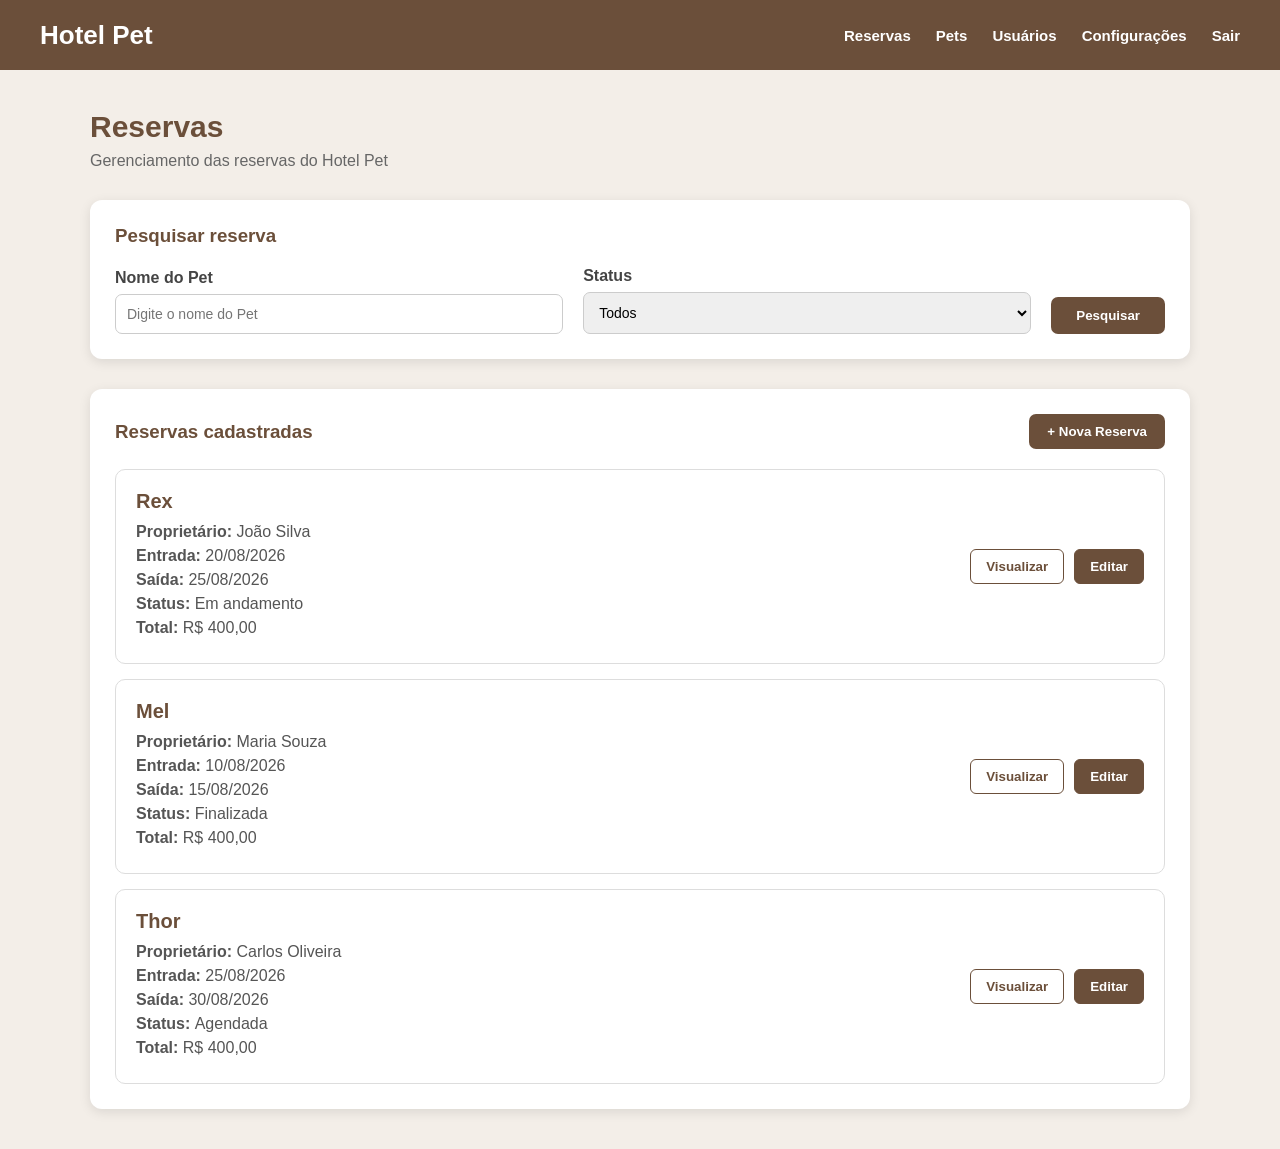
<file: reserva/reserva.html>
<!DOCTYPE html>
<html lang="pt-br">

<head>

    <meta charset="UTF-8">

    <meta name="viewport" content="width=device-width, initial-scale=1.0">

    <title>Hotel Pet - Reservas</title>

    <link rel="stylesheet" href="../style/style.css">

</head>

<body>


    <!-- ========================= -->
    <!-- CABEÇALHO -->
    <!-- ========================= -->

    <header class="cabecalho">

        <div class="logo">

            <h1>
                Hotel Pet
            </h1>

        </div>


        <nav class="menu">

            <a href="reserva.html">
                Reservas
            </a>

            <a href="../pets/pets.html">
                Pets
            </a>

            <a href="../usuarios/usuarios.html">
                Usuários
            </a>

            <a href="../configuracoes/configuracoes.html">
                Configurações
            </a>

            <a href="../index/index.html">
                Sair
            </a>

        </nav>

    </header>



    <!-- ========================= -->
    <!-- CONTEÚDO -->
    <!-- ========================= -->

    <main class="conteudo">


        <!-- ========================= -->
        <!-- LISTA DE RESERVAS -->
        <!-- ========================= -->

        <div id="listaReservas">


            <div class="titulo-pagina">

                <h2>
                    Reservas
                </h2>

                <p>
                    Gerenciamento das reservas do Hotel Pet
                </p>

            </div>



            <!-- ========================= -->
            <!-- PESQUISA -->
            <!-- ========================= -->

            <section class="pesquisa">

                <h3>
                    Pesquisar reserva
                </h3>


                <form onsubmit="pesquisarReserva(event)">


                    <div class="campo-pesquisa">

                        <label for="pesquisaPet">
                            Nome do Pet
                        </label>

                        <input
                            type="text"
                            id="pesquisaPet"
                            placeholder="Digite o nome do Pet"
                        >

                    </div>



                    <div class="campo-pesquisa">

                        <label for="pesquisaStatus">
                            Status
                        </label>

                        <select id="pesquisaStatus">

                            <option value="">
                                Todos
                            </option>

                            <option value="Agendada">
                                Agendada
                            </option>

                            <option value="Em andamento">
                                Em andamento
                            </option>

                            <option value="Finalizada">
                                Finalizada
                            </option>

                        </select>

                    </div>



                    <button
                        type="submit"
                        class="botao-pesquisar"
                    >
                        Pesquisar
                    </button>


                </form>

            </section>



            <!-- ========================= -->
            <!-- LISTA -->
            <!-- ========================= -->

            <section class="lista-reservas">


                <div class="cabecalho-lista">

                    <h3>
                        Reservas cadastradas
                    </h3>


                    <button
                        type="button"
                        class="botao-nova-reserva"
                        onclick="novaReserva()"
                    >
                        + Nova Reserva
                    </button>

                </div>



                <!-- RESERVA REX -->

                <div
                    class="reserva"
                    id="reservaRex"
                >

                    <div class="reserva-informacoes">

                        <h4>
                            Rex
                        </h4>


                        <p>

                            <strong>
                                Proprietário:
                            </strong>

                            João Silva

                        </p>


                        <p>

                            <strong>
                                Entrada:
                            </strong>

                            20/08/2026

                        </p>


                        <p>

                            <strong>
                                Saída:
                            </strong>

                            25/08/2026

                        </p>


                        <p>

                            <strong>
                                Status:
                            </strong>

                            <span>
                                Em andamento
                            </span>

                        </p>


                        <p>

                            <strong>
                                Total:
                            </strong>

                            R$ 400,00

                        </p>

                    </div>



                    <div class="acoes">


                        <button
                            type="button"
                            class="botao-visualizar"
                            onclick="visualizarReserva('Rex')"
                        >
                            Visualizar
                        </button>


                        <button
                            type="button"
                            class="botao-editar"
                            onclick="editarReserva('Rex')"
                        >
                            Editar
                        </button>


                    </div>

                </div>



                <!-- RESERVA MEL -->

                <div
                    class="reserva"
                    id="reservaMel"
                >

                    <div class="reserva-informacoes">

                        <h4>
                            Mel
                        </h4>


                        <p>

                            <strong>
                                Proprietário:
                            </strong>

                            Maria Souza

                        </p>


                        <p>

                            <strong>
                                Entrada:
                            </strong>

                            10/08/2026

                        </p>


                        <p>

                            <strong>
                                Saída:
                            </strong>

                            15/08/2026

                        </p>


                        <p>

                            <strong>
                                Status:
                            </strong>

                            <span>
                                Finalizada
                            </span>

                        </p>


                        <p>

                            <strong>
                                Total:
                            </strong>

                            R$ 400,00

                        </p>

                    </div>



                    <div class="acoes">


                        <button
                            type="button"
                            class="botao-visualizar"
                            onclick="visualizarReserva('Mel')"
                        >
                            Visualizar
                        </button>


                        <button
                            type="button"
                            class="botao-editar"
                            onclick="editarReserva('Mel')"
                        >
                            Editar
                        </button>


                    </div>

                </div>



                <!-- RESERVA THOR -->

                <div
                    class="reserva"
                    id="reservaThor"
                >

                    <div class="reserva-informacoes">

                        <h4>
                            Thor
                        </h4>


                        <p>

                            <strong>
                                Proprietário:
                            </strong>

                            Carlos Oliveira

                        </p>


                        <p>

                            <strong>
                                Entrada:
                            </strong>

                            25/08/2026

                        </p>


                        <p>

                            <strong>
                                Saída:
                            </strong>

                            30/08/2026

                        </p>


                        <p>

                            <strong>
                                Status:
                            </strong>

                            <span>
                                Agendada
                            </span>

                        </p>


                        <p>

                            <strong>
                                Total:
                            </strong>

                            R$ 400,00

                        </p>

                    </div>



                    <div class="acoes">


                        <button
                            type="button"
                            class="botao-visualizar"
                            onclick="visualizarReserva('Thor')"
                        >
                            Visualizar
                        </button>


                        <button
                            type="button"
                            class="botao-editar"
                            onclick="editarReserva('Thor')"
                        >
                            Editar
                        </button>


                    </div>

                </div>


            </section>

        </div>



        <!-- ========================= -->
        <!-- VISUALIZAR RESERVA -->
        <!-- ========================= -->

        <div
            id="visualizacaoReserva"
            style="display: none;"
        >


            <div class="titulo-pagina">

                <h2>
                    Visualizar Reserva
                </h2>

                <p>
                    Informações da estadia
                </p>

            </div>



            <section class="lista-reservas">


                <div class="reserva">


                    <div class="reserva-informacoes">


                        <h4 id="vReservaPet">
                            Rex
                        </h4>


                        <p>

                            <strong>
                                Proprietário:
                            </strong>

                            <span id="vReservaProprietario">
                                João Silva
                            </span>

                        </p>


                        <p>

                            <strong>
                                Data de entrada:
                            </strong>

                            <span id="vReservaEntrada">
                                20/08/2026
                            </span>

                        </p>


                        <p>

                            <strong>
                                Data de saída:
                            </strong>

                            <span id="vReservaSaida">
                                25/08/2026
                            </span>

                        </p>


                        <p>

                            <strong>
                                Valor da diária:
                            </strong>

                            R$

                            <span id="vReservaDiaria">
                                80,00
                            </span>

                        </p>


                        <p>

                            <strong>
                                Valor total:
                            </strong>

                            R$

                            <span id="vReservaTotal">
                                400,00
                            </span>

                        </p>


                        <p>

                            <strong>
                                Status:
                            </strong>

                            <span id="vReservaStatus">
                                Em andamento
                            </span>

                        </p>


                        <p>

                            <strong>
                                Observações:
                            </strong>

                        </p>


                        <p id="vReservaObservacao">

                            O pet está se adaptando bem ao hotel.

                        </p>


                    </div>

                </div>


            </section>



            <!-- IMAGENS -->

            <section class="lista-reservas">


                <h3>
                    Acompanhamento do Pet
                </h3>


                <div class="reserva">


                    <p>

                        Durante a estadia, os funcionários podem
                        adicionar informações e imagens do animal.

                    </p>


                </div>


            </section>



            <!-- RECIBO -->

            <section class="lista-reservas">


                <h3>
                    Recibo
                </h3>


                <div class="reserva">


                    <p id="vReservaRecibo">

                        O recibo será disponibilizado quando a
                        reserva for finalizada.

                    </p>


                </div>


            </section>



            <div class="acoes">


                <button
                    type="button"
                    class="botao-editar"
                    onclick="editarReserva(reservaAtual)"
                >
                    Editar
                </button>


                <button
                    type="button"
                    class="botao-visualizar"
                    onclick="voltarReservas()"
                >
                    Voltar
                </button>


            </div>


        </div>



        <!-- ========================= -->
        <!-- EDITAR RESERVA -->
        <!-- ========================= -->

        <div
            id="edicaoReserva"
            style="display: none;"
        >


            <div class="titulo-pagina">

                <h2>
                    Editar Reserva
                </h2>

                <p>
                    Alterar informações da reserva
                </p>

            </div>



            <section class="pesquisa">


                <form onsubmit="salvarReserva(event)">


                    <div class="campo-pesquisa">

                        <label for="eReservaPet">
                            Nome do Pet
                        </label>

                        <input
                            type="text"
                            id="eReservaPet"
                            required
                        >

                    </div>



                    <div class="campo-pesquisa">

                        <label for="eReservaProprietario">
                            Proprietário
                        </label>

                        <input
                            type="text"
                            id="eReservaProprietario"
                            required
                        >

                    </div>



                    <div class="campo-pesquisa">

                        <label for="eReservaEntrada">
                            Data de entrada
                        </label>

                        <input
                            type="date"
                            id="eReservaEntrada"
                            required
                        >

                    </div>



                    <div class="campo-pesquisa">

                        <label for="eReservaSaida">
                            Data de saída
                        </label>

                        <input
                            type="date"
                            id="eReservaSaida"
                            required
                        >

                    </div>



                    <div class="campo-pesquisa">

                        <label for="eReservaStatus">
                            Status
                        </label>

                        <select id="eReservaStatus">

                            <option value="Agendada">
                                Agendada
                            </option>

                            <option value="Em andamento">
                                Em andamento
                            </option>

                            <option value="Finalizada">
                                Finalizada
                            </option>

                        </select>

                    </div>



                    <div class="campo-pesquisa">

                        <label for="eReservaObservacao">
                            Observações
                        </label>

                        <textarea
                            id="eReservaObservacao"
                            rows="5"
                            placeholder="Digite observações sobre a estadia"
                        ></textarea>

                    </div>



                    <div class="campo-pesquisa">

                        <label for="eReservaImagem">
                            Adicionar imagem
                        </label>

                        <input
                            type="file"
                            id="eReservaImagem"
                            accept="image/*"
                        >

                    </div>



                    <div class="acoes">


                        <button
                            type="submit"
                            class="botao-editar"
                        >
                            Salvar alterações
                        </button>


                        <button
                            type="button"
                            class="botao-visualizar"
                            onclick="voltarReservas()"
                        >
                            Cancelar
                        </button>


                    </div>


                </form>

            </section>

        </div>



        <!-- ========================= -->
        <!-- NOVA RESERVA -->
        <!-- ========================= -->

        <div
            id="novaReserva"
            style="display: none;"
        >


            <div class="titulo-pagina">

                <h2>
                    Nova Reserva
                </h2>

                <p>
                    Cadastre uma nova estadia
                </p>

            </div>



            <section class="pesquisa">


                <form onsubmit="cadastrarReserva(event)">


                    <div class="campo-pesquisa">

                        <label for="nReservaPet">
                            Nome do Pet
                        </label>

                        <select id="nReservaPet">

                            <option>
                                Rex
                            </option>

                            <option>
                                Mel
                            </option>

                            <option>
                                Thor
                            </option>

                        </select>

                    </div>



                    <div class="campo-pesquisa">

                        <label for="nReservaProprietario">
                            Proprietário
                        </label>

                        <input
                            type="text"
                            id="nReservaProprietario"
                            required
                        >

                    </div>



                    <div class="campo-pesquisa">

                        <label for="nReservaEntrada">
                            Data de entrada
                        </label>

                        <input
                            type="date"
                            id="nReservaEntrada"
                            required
                        >

                    </div>



                    <div class="campo-pesquisa">

                        <label for="nReservaSaida">
                            Data de saída
                        </label>

                        <input
                            type="date"
                            id="nReservaSaida"
                            required
                        >

                    </div>



                    <div class="campo-pesquisa">

                        <label for="nReservaObservacao">
                            Informações sobre o Pet
                        </label>

                        <textarea
                            id="nReservaObservacao"
                            rows="5"
                            placeholder="Digite informações importantes sobre o Pet"
                        ></textarea>

                    </div>



                    <!-- VALOR -->

                    <div class="reserva">

                        <p>

                            <strong>
                                Valor da diária:
                            </strong>

                            R$ 80,00

                        </p>


                        <p>

                            <strong>
                                Valor total:
                            </strong>

                            R$

                            <span id="novoValorTotal">
                                0,00
                            </span>

                        </p>

                    </div>



                    <div class="acoes">


                        <button
                            type="submit"
                            class="botao-editar"
                        >
                            Cadastrar Reserva
                        </button>


                        <button
                            type="button"
                            class="botao-visualizar"
                            onclick="voltarReservas()"
                        >
                            Cancelar
                        </button>


                    </div>


                </form>

            </section>

        </div>


    </main>



    <!-- ========================= -->
    <!-- JAVASCRIPT -->
    <!-- ========================= -->

    <script>


        let reservaAtual = "";



        // =========================
        // ESCONDER TELAS
        // =========================

        function esconderTelasReservas() {

            document.getElementById("listaReservas").style.display =
                "none";

            document.getElementById("visualizacaoReserva").style.display =
                "none";

            document.getElementById("edicaoReserva").style.display =
                "none";

            document.getElementById("novaReserva").style.display =
                "none";

        }



        // =========================
        // VISUALIZAR
        // =========================

        function visualizarReserva(pet) {

            esconderTelasReservas();

            document.getElementById("visualizacaoReserva").style.display =
                "block";

            reservaAtual = pet;



            if (pet === "Rex") {

                document.getElementById("vReservaPet").innerText =
                    "Rex";

                document.getElementById("vReservaProprietario").innerText =
                    "João Silva";

                document.getElementById("vReservaEntrada").innerText =
                    "20/08/2026";

                document.getElementById("vReservaSaida").innerText =
                    "25/08/2026";

                document.getElementById("vReservaDiaria").innerText =
                    "80,00";

                document.getElementById("vReservaTotal").innerText =
                    "400,00";

                document.getElementById("vReservaStatus").innerText =
                    "Em andamento";

                document.getElementById("vReservaObservacao").innerText =
                    "O pet está se adaptando bem ao hotel.";

                document.getElementById("vReservaRecibo").innerText =
                    "A reserva ainda não foi finalizada.";

            }



            if (pet === "Mel") {

                document.getElementById("vReservaPet").innerText =
                    "Mel";

                document.getElementById("vReservaProprietario").innerText =
                    "Maria Souza";

                document.getElementById("vReservaEntrada").innerText =
                    "10/08/2026";

                document.getElementById("vReservaSaida").innerText =
                    "15/08/2026";

                document.getElementById("vReservaDiaria").innerText =
                    "80,00";

                document.getElementById("vReservaTotal").innerText =
                    "400,00";

                document.getElementById("vReservaStatus").innerText =
                    "Finalizada";

                document.getElementById("vReservaObservacao").innerText =
                    "Estadia finalizada sem problemas.";

                document.getElementById("vReservaRecibo").innerText =
                    "Recibo da estadia: R$ 400,00.";

            }



            if (pet === "Thor") {

                document.getElementById("vReservaPet").innerText =
                    "Thor";

                document.getElementById("vReservaProprietario").innerText =
                    "Carlos Oliveira";

                document.getElementById("vReservaEntrada").innerText =
                    "25/08/2026";

                document.getElementById("vReservaSaida").innerText =
                    "30/08/2026";

                document.getElementById("vReservaDiaria").innerText =
                    "80,00";

                document.getElementById("vReservaTotal").innerText =
                    "400,00";

                document.getElementById("vReservaStatus").innerText =
                    "Agendada";

                document.getElementById("vReservaObservacao").innerText =
                    "Reserva aguardando a chegada do Pet.";

                document.getElementById("vReservaRecibo").innerText =
                    "O recibo será disponibilizado após a finalização.";

            }


            window.scrollTo(0, 0);

        }



        // =========================
        // EDITAR
        // =========================

        function editarReserva(pet) {

            esconderTelasReservas();

            document.getElementById("edicaoReserva").style.display =
                "block";

            reservaAtual = pet;



            if (pet === "Rex") {

                document.getElementById("eReservaPet").value =
                    "Rex";

                document.getElementById("eReservaProprietario").value =
                    "João Silva";

                document.getElementById("eReservaEntrada").value =
                    "2026-08-20";

                document.getElementById("eReservaSaida").value =
                    "2026-08-25";

                document.getElementById("eReservaStatus").value =
                    "Em andamento";

                document.getElementById("eReservaObservacao").value =
                    "O pet está se adaptando bem ao hotel.";

            }



            if (pet === "Mel") {

                document.getElementById("eReservaPet").value =
                    "Mel";

                document.getElementById("eReservaProprietario").value =
                    "Maria Souza";

                document.getElementById("eReservaEntrada").value =
                    "2026-08-10";

                document.getElementById("eReservaSaida").value =
                    "2026-08-15";

                document.getElementById("eReservaStatus").value =
                    "Finalizada";

                document.getElementById("eReservaObservacao").value =
                    "Estadia finalizada sem problemas.";

            }



            if (pet === "Thor") {

                document.getElementById("eReservaPet").value =
                    "Thor";

                document.getElementById("eReservaProprietario").value =
                    "Carlos Oliveira";

                document.getElementById("eReservaEntrada").value =
                    "2026-08-25";

                document.getElementById("eReservaSaida").value =
                    "2026-08-30";

                document.getElementById("eReservaStatus").value =
                    "Agendada";

                document.getElementById("eReservaObservacao").value =
                    "Reserva aguardando a chegada do Pet.";

            }


            window.scrollTo(0, 0);

        }



        // =========================
        // NOVA RESERVA
        // =========================

        function novaReserva() {

            esconderTelasReservas();

            document.getElementById("novaReserva").style.display =
                "block";


            document.getElementById("nReservaProprietario").value =
                "";

            document.getElementById("nReservaEntrada").value =
                "";

            document.getElementById("nReservaSaida").value =
                "";

            document.getElementById("nReservaObservacao").value =
                "";

            document.getElementById("novoValorTotal").innerText =
                "0,00";


            window.scrollTo(0, 0);

        }



        // =========================
        // VOLTAR
        // =========================

        function voltarReservas() {

            esconderTelasReservas();

            document.getElementById("listaReservas").style.display =
                "block";

            window.scrollTo(0, 0);

        }



        // =========================
        // CALCULAR VALOR
        // =========================

        function calcularTotal() {

            let entrada =
                document.getElementById("nReservaEntrada").value;

            let saida =
                document.getElementById("nReservaSaida").value;


            if (
                entrada === "" ||
                saida === ""
            ) {

                document.getElementById("novoValorTotal").innerText =
                    "0,00";

                return;

            }


            let dataEntrada =
                new Date(entrada);

            let dataSaida =
                new Date(saida);


            let diferenca =
                dataSaida - dataEntrada;


            let dias =
                diferenca /
                (1000 * 60 * 60 * 24);


            if (dias <= 0) {

                document.getElementById("novoValorTotal").innerText =
                    "0,00";

                return;

            }


            let total =
                dias * 80;


            document.getElementById("novoValorTotal").innerText =
                total
                .toFixed(2)
                .replace(".", ",");

        }



        document
        .getElementById("nReservaEntrada")
        .addEventListener(
            "change",
            calcularTotal
        );


        document
        .getElementById("nReservaSaida")
        .addEventListener(
            "change",
            calcularTotal
        );



        // =========================
        // SALVAR
        // =========================

        function salvarReserva(event) {

            event.preventDefault();


            let pet =
                document.getElementById("eReservaPet").value;


            let status =
                document.getElementById("eReservaStatus").value;


            alert(
                "Reserva alterada com sucesso!\n\n" +
                "Pet: " +
                pet +
                "\nStatus: " +
                status
            );


            voltarReservas();

        }



        // =========================
        // CADASTRAR
        // =========================

        function cadastrarReserva(event) {

            event.preventDefault();


            let pet =
                document.getElementById("nReservaPet").value;


            let proprietario =
                document.getElementById("nReservaProprietario").value;


            let entrada =
                document.getElementById("nReservaEntrada").value;


            let saida =
                document.getElementById("nReservaSaida").value;


            if (entrada >= saida) {

                alert(
                    "A data de saída deve ser posterior à data de entrada."
                );

                return;

            }


            alert(
                "Reserva cadastrada com sucesso!\n\n" +
                "Pet: " +
                pet +
                "\nProprietário: " +
                proprietario +
                "\nEntrada: " +
                entrada +
                "\nSaída: " +
                saida
            );


            voltarReservas();

        }



        // =========================
        // PESQUISAR
        // =========================

        function pesquisarReserva(event) {

            event.preventDefault();


            let nome =
                document
                .getElementById("pesquisaPet")
                .value
                .toLowerCase();


            let status =
                document
                .getElementById("pesquisaStatus")
                .value;


            let reservas = {

                Rex:
                    document.getElementById("reservaRex"),

                Mel:
                    document.getElementById("reservaMel"),

                Thor:
                    document.getElementById("reservaThor")

            };


            Object.keys(reservas).forEach(
                function(pet) {

                    reservas[pet].style.display =
                        "flex";

                }
            );


            if (nome !== "") {

                Object.keys(reservas).forEach(
                    function(pet) {

                        if (
                            !pet
                            .toLowerCase()
                            .includes(nome)
                        ) {

                            reservas[pet].style.display =
                                "none";

                        }

                    }
                );

            }


            if (status !== "") {

                Object.keys(reservas).forEach(
                    function(pet) {

                        let texto =
                            reservas[pet].innerText;


                        if (!texto.includes(status)) {

                            reservas[pet].style.display =
                                "none";

                        }

                    }
                );

            }

        }


    </script>


</body>

</html>
</file>
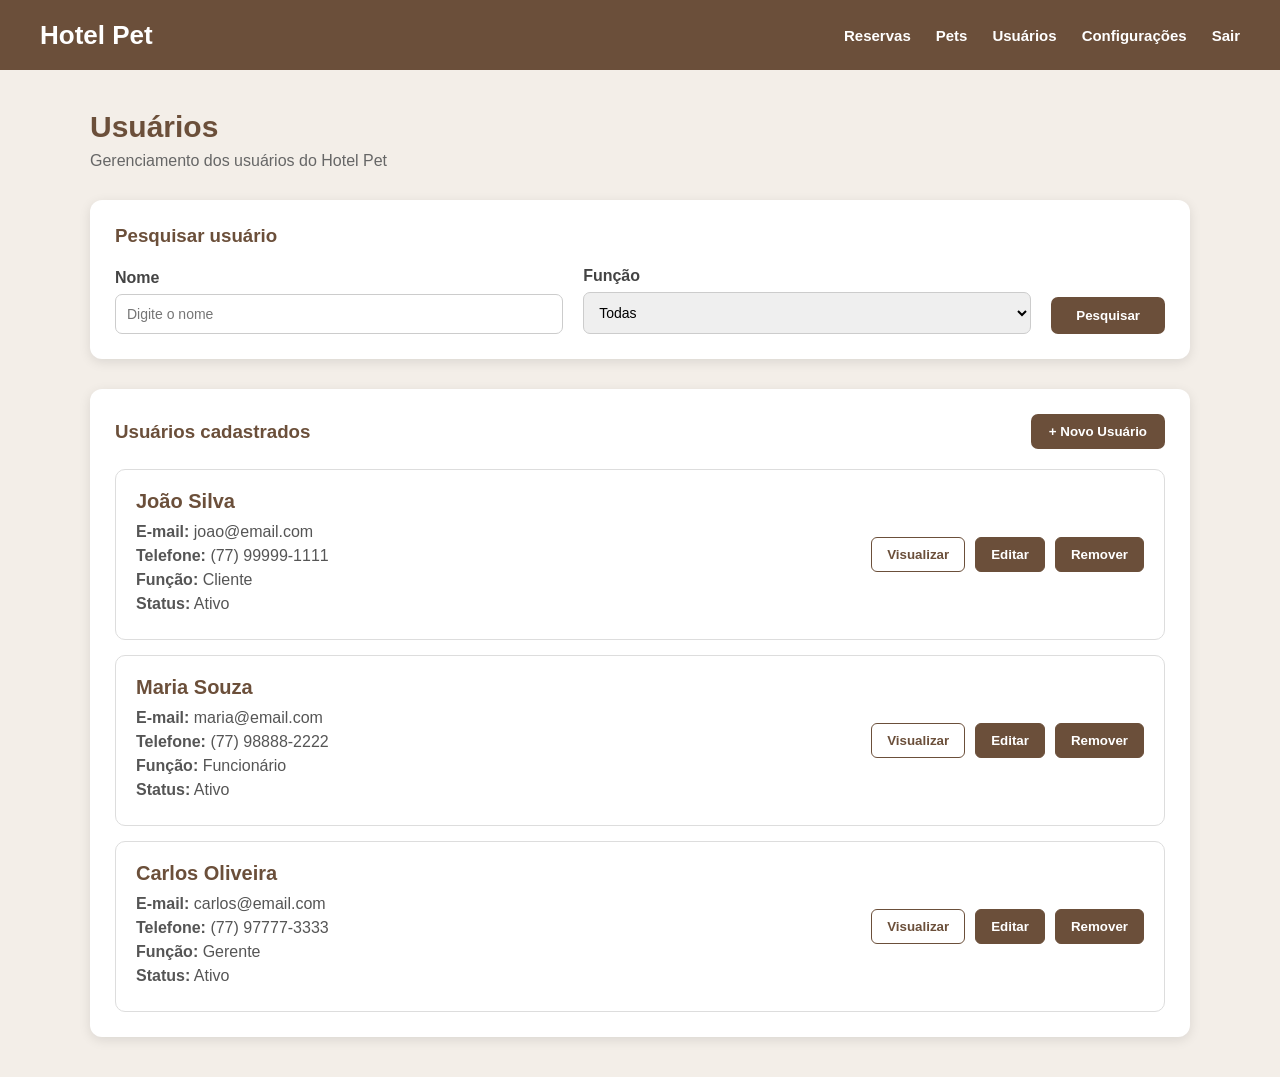
<file: usuarios/usuarios.html>
<!DOCTYPE html>
<html lang="pt-br">

<head>

    <meta charset="UTF-8">

    <meta name="viewport" content="width=device-width, initial-scale=1.0">

    <title>Hotel Pet - Usuários</title>

    <link rel="stylesheet" href="../style/style.css">

</head>

<body>


    <!-- CABEÇALHO -->

    <header class="cabecalho">

        <div class="logo">

            <h1>Hotel Pet</h1>

        </div>


        <nav class="menu">

            <a href="../reserva/reserva.html">
                Reservas
            </a>

            <a href="../pets/pets.html">
                Pets
            </a>

            <a href="usuarios.html">
                Usuários
            </a>

            <a href="../configuracoes/configuracoes.html">
                Configurações
            </a>

            <a href="../index/index.html">
                Sair
            </a>

        </nav>

    </header>



    <!-- CONTEÚDO -->

    <main class="conteudo">


        <!-- LISTA DE USUÁRIOS -->

        <div id="listaUsuarios">


            <div class="titulo-pagina">

                <h2>
                    Usuários
                </h2>

                <p>
                    Gerenciamento dos usuários do Hotel Pet
                </p>

            </div>



            <!-- PESQUISA -->

            <section class="pesquisa">

                <h3>
                    Pesquisar usuário
                </h3>


                <form onsubmit="pesquisarUsuario(event)">


                    <div class="campo-pesquisa">

                        <label for="pesquisaUsuario">
                            Nome
                        </label>

                        <input
                            type="text"
                            id="pesquisaUsuario"
                            placeholder="Digite o nome"
                        >

                    </div>



                    <div class="campo-pesquisa">

                        <label for="pesquisaFuncao">
                            Função
                        </label>

                        <select id="pesquisaFuncao">

                            <option value="">
                                Todas
                            </option>

                            <option value="Cliente">
                                Cliente
                            </option>

                            <option value="Funcionário">
                                Funcionário
                            </option>

                            <option value="Gerente">
                                Gerente
                            </option>

                        </select>

                    </div>



                    <button
                        type="submit"
                        class="botao-pesquisar"
                    >
                        Pesquisar
                    </button>


                </form>

            </section>



            <!-- LISTA -->

            <section class="lista-reservas">


                <div class="cabecalho-lista">

                    <h3>
                        Usuários cadastrados
                    </h3>


                    <button
                        type="button"
                        class="botao-nova-reserva"
                        onclick="novoUsuario()"
                    >
                        + Novo Usuário
                    </button>

                </div>



                <!-- USUÁRIO 1 -->

                <div
                    class="reserva"
                    id="usuarioJoao"
                >

                    <div class="reserva-informacoes">

                        <h4>
                            João Silva
                        </h4>

                        <p>

                            <strong>E-mail:</strong>

                            joao@email.com

                        </p>

                        <p>

                            <strong>Telefone:</strong>

                            (77) 99999-1111

                        </p>

                        <p>

                            <strong>Função:</strong>

                            Cliente

                        </p>

                        <p>

                            <strong>Status:</strong>

                            Ativo

                        </p>

                    </div>



                    <div class="acoes">

                        <button
                            type="button"
                            class="botao-visualizar"
                            onclick="visualizarUsuario('João Silva')"
                        >
                            Visualizar
                        </button>


                        <button
                            type="button"
                            class="botao-editar"
                            onclick="editarUsuario('João Silva')"
                        >
                            Editar
                        </button>


                        <button
                            type="button"
                            class="botao-editar"
                            onclick="removerUsuario('João Silva')"
                        >
                            Remover
                        </button>

                    </div>

                </div>



                <!-- USUÁRIO 2 -->

                <div
                    class="reserva"
                    id="usuarioMaria"
                >

                    <div class="reserva-informacoes">

                        <h4>
                            Maria Souza
                        </h4>

                        <p>

                            <strong>E-mail:</strong>

                            maria@email.com

                        </p>

                        <p>

                            <strong>Telefone:</strong>

                            (77) 98888-2222

                        </p>

                        <p>

                            <strong>Função:</strong>

                            Funcionário

                        </p>

                        <p>

                            <strong>Status:</strong>

                            Ativo

                        </p>

                    </div>



                    <div class="acoes">

                        <button
                            type="button"
                            class="botao-visualizar"
                            onclick="visualizarUsuario('Maria Souza')"
                        >
                            Visualizar
                        </button>


                        <button
                            type="button"
                            class="botao-editar"
                            onclick="editarUsuario('Maria Souza')"
                        >
                            Editar
                        </button>


                        <button
                            type="button"
                            class="botao-editar"
                            onclick="removerUsuario('Maria Souza')"
                        >
                            Remover
                        </button>

                    </div>

                </div>



                <!-- USUÁRIO 3 -->

                <div
                    class="reserva"
                    id="usuarioCarlos"
                >

                    <div class="reserva-informacoes">

                        <h4>
                            Carlos Oliveira
                        </h4>

                        <p>

                            <strong>E-mail:</strong>

                            carlos@email.com

                        </p>

                        <p>

                            <strong>Telefone:</strong>

                            (77) 97777-3333

                        </p>

                        <p>

                            <strong>Função:</strong>

                            Gerente

                        </p>

                        <p>

                            <strong>Status:</strong>

                            Ativo

                        </p>

                    </div>



                    <div class="acoes">

                        <button
                            type="button"
                            class="botao-visualizar"
                            onclick="visualizarUsuario('Carlos Oliveira')"
                        >
                            Visualizar
                        </button>


                        <button
                            type="button"
                            class="botao-editar"
                            onclick="editarUsuario('Carlos Oliveira')"
                        >
                            Editar
                        </button>


                        <button
                            type="button"
                            class="botao-editar"
                            onclick="removerUsuario('Carlos Oliveira')"
                        >
                            Remover
                        </button>

                    </div>

                </div>


            </section>

        </div>



        <!-- VISUALIZAR USUÁRIO -->

        <div
            id="visualizacaoUsuario"
            style="display: none;"
        >


            <div class="titulo-pagina">

                <h2>
                    Visualizar Usuário
                </h2>

                <p>
                    Informações do usuário
                </p>

            </div>



            <section class="lista-reservas">


                <div class="reserva">

                    <div class="reserva-informacoes">

                        <h4 id="vUsuarioNome">
                            João Silva
                        </h4>


                        <p>

                            <strong>E-mail:</strong>

                            <span id="vUsuarioEmail">
                                joao@email.com
                            </span>

                        </p>


                        <p>

                            <strong>Telefone:</strong>

                            <span id="vUsuarioTelefone">
                                (77) 99999-1111
                            </span>

                        </p>


                        <p>

                            <strong>Função:</strong>

                            <span id="vUsuarioFuncao">
                                Cliente
                            </span>

                        </p>


                        <p>

                            <strong>Status:</strong>

                            <span id="vUsuarioStatus">
                                Ativo
                            </span>

                        </p>

                    </div>

                </div>

            </section>



            <div class="acoes">

                <button
                    type="button"
                    class="botao-editar"
                    onclick="editarUsuario(usuarioAtual)"
                >
                    Editar
                </button>


                <button
                    type="button"
                    class="botao-visualizar"
                    onclick="voltarUsuarios()"
                >
                    Voltar
                </button>

            </div>


        </div>



        <!-- EDITAR USUÁRIO -->

        <div
            id="edicaoUsuario"
            style="display: none;"
        >


            <div class="titulo-pagina">

                <h2>
                    Editar Usuário
                </h2>

                <p>
                    Alterar informações do usuário
                </p>

            </div>



            <section class="pesquisa">


                <form onsubmit="salvarUsuario(event)">


                    <div class="campo-pesquisa">

                        <label for="eUsuarioNome">
                            Nome
                        </label>

                        <input
                            type="text"
                            id="eUsuarioNome"
                            required
                        >

                    </div>



                    <div class="campo-pesquisa">

                        <label for="eUsuarioEmail">
                            E-mail
                        </label>

                        <input
                            type="email"
                            id="eUsuarioEmail"
                            required
                        >

                    </div>



                    <div class="campo-pesquisa">

                        <label for="eUsuarioTelefone">
                            Telefone
                        </label>

                        <input
                            type="text"
                            id="eUsuarioTelefone"
                            required
                        >

                    </div>



                    <div class="campo-pesquisa">

                        <label for="eUsuarioFuncao">
                            Função
                        </label>

                        <select id="eUsuarioFuncao">

                            <option value="Cliente">
                                Cliente
                            </option>

                            <option value="Funcionário">
                                Funcionário
                            </option>

                            <option value="Gerente">
                                Gerente
                            </option>

                        </select>

                    </div>



                    <div class="campo-pesquisa">

                        <label for="eUsuarioStatus">
                            Status
                        </label>

                        <select id="eUsuarioStatus">

                            <option value="Ativo">
                                Ativo
                            </option>

                            <option value="Inativo">
                                Inativo
                            </option>

                        </select>

                    </div>



                    <div class="acoes">

                        <button
                            type="submit"
                            class="botao-editar"
                        >
                            Salvar alterações
                        </button>


                        <button
                            type="button"
                            class="botao-visualizar"
                            onclick="voltarUsuarios()"
                        >
                            Cancelar
                        </button>

                    </div>


                </form>

            </section>

        </div>



        <!-- NOVO USUÁRIO -->

        <div
            id="novoUsuario"
            style="display: none;"
        >


            <div class="titulo-pagina">

                <h2>
                    Cadastrar Usuário
                </h2>

                <p>
                    Cadastre um novo usuário
                </p>

            </div>



            <section class="pesquisa">


                <form onsubmit="cadastrarUsuario(event)">


                    <div class="campo-pesquisa">

                        <label for="nUsuarioNome">
                            Nome
                        </label>

                        <input
                            type="text"
                            id="nUsuarioNome"
                            placeholder="Digite o nome"
                            required
                        >

                    </div>



                    <div class="campo-pesquisa">

                        <label for="nUsuarioEmail">
                            E-mail
                        </label>

                        <input
                            type="email"
                            id="nUsuarioEmail"
                            placeholder="Digite o e-mail"
                            required
                        >

                    </div>



                    <div class="campo-pesquisa">

                        <label for="nUsuarioTelefone">
                            Telefone
                        </label>

                        <input
                            type="text"
                            id="nUsuarioTelefone"
                            placeholder="Digite o telefone"
                            required
                        >

                    </div>



                    <div class="campo-pesquisa">

                        <label for="nUsuarioFuncao">
                            Função
                        </label>

                        <select id="nUsuarioFuncao">

                            <option value="Cliente">
                                Cliente
                            </option>

                            <option value="Funcionário">
                                Funcionário
                            </option>

                            <option value="Gerente">
                                Gerente
                            </option>

                        </select>

                    </div>



                    <div class="campo-pesquisa">

                        <label for="nUsuarioStatus">
                            Status
                        </label>

                        <select id="nUsuarioStatus">

                            <option value="Ativo">
                                Ativo
                            </option>

                            <option value="Inativo">
                                Inativo
                            </option>

                        </select>

                    </div>



                    <div class="acoes">

                        <button
                            type="submit"
                            class="botao-editar"
                        >
                            Cadastrar Usuário
                        </button>


                        <button
                            type="button"
                            class="botao-visualizar"
                            onclick="voltarUsuarios()"
                        >
                            Cancelar
                        </button>

                    </div>


                </form>

            </section>

        </div>


    </main>



    <!-- JAVASCRIPT -->

    <script>


        let usuarioAtual = "";



        // ESCONDER TODAS AS TELAS

        function esconderTelasUsuarios() {

            document.getElementById("listaUsuarios").style.display =
                "none";

            document.getElementById("visualizacaoUsuario").style.display =
                "none";

            document.getElementById("edicaoUsuario").style.display =
                "none";

            document.getElementById("novoUsuario").style.display =
                "none";

        }



        // VISUALIZAR

        function visualizarUsuario(nome) {

            esconderTelasUsuarios();

            document.getElementById("visualizacaoUsuario").style.display =
                "block";

            usuarioAtual = nome;


            if (nome === "João Silva") {

                document.getElementById("vUsuarioNome").innerText =
                    "João Silva";

                document.getElementById("vUsuarioEmail").innerText =
                    "joao@email.com";

                document.getElementById("vUsuarioTelefone").innerText =
                    "(77) 99999-1111";

                document.getElementById("vUsuarioFuncao").innerText =
                    "Cliente";

                document.getElementById("vUsuarioStatus").innerText =
                    "Ativo";

            }


            if (nome === "Maria Souza") {

                document.getElementById("vUsuarioNome").innerText =
                    "Maria Souza";

                document.getElementById("vUsuarioEmail").innerText =
                    "maria@email.com";

                document.getElementById("vUsuarioTelefone").innerText =
                    "(77) 98888-2222";

                document.getElementById("vUsuarioFuncao").innerText =
                    "Funcionário";

                document.getElementById("vUsuarioStatus").innerText =
                    "Ativo";

            }


            if (nome === "Carlos Oliveira") {

                document.getElementById("vUsuarioNome").innerText =
                    "Carlos Oliveira";

                document.getElementById("vUsuarioEmail").innerText =
                    "carlos@email.com";

                document.getElementById("vUsuarioTelefone").innerText =
                    "(77) 97777-3333";

                document.getElementById("vUsuarioFuncao").innerText =
                    "Gerente";

                document.getElementById("vUsuarioStatus").innerText =
                    "Ativo";

            }


            window.scrollTo(0, 0);

        }



        // EDITAR

        function editarUsuario(nome) {

            esconderTelasUsuarios();

            document.getElementById("edicaoUsuario").style.display =
                "block";

            usuarioAtual = nome;


            if (nome === "João Silva") {

                document.getElementById("eUsuarioNome").value =
                    "João Silva";

                document.getElementById("eUsuarioEmail").value =
                    "joao@email.com";

                document.getElementById("eUsuarioTelefone").value =
                    "(77) 99999-1111";

                document.getElementById("eUsuarioFuncao").value =
                    "Cliente";

                document.getElementById("eUsuarioStatus").value =
                    "Ativo";

            }


            if (nome === "Maria Souza") {

                document.getElementById("eUsuarioNome").value =
                    "Maria Souza";

                document.getElementById("eUsuarioEmail").value =
                    "maria@email.com";

                document.getElementById("eUsuarioTelefone").value =
                    "(77) 98888-2222";

                document.getElementById("eUsuarioFuncao").value =
                    "Funcionário";

                document.getElementById("eUsuarioStatus").value =
                    "Ativo";

            }


            if (nome === "Carlos Oliveira") {

                document.getElementById("eUsuarioNome").value =
                    "Carlos Oliveira";

                document.getElementById("eUsuarioEmail").value =
                    "carlos@email.com";

                document.getElementById("eUsuarioTelefone").value =
                    "(77) 97777-3333";

                document.getElementById("eUsuarioFuncao").value =
                    "Gerente";

                document.getElementById("eUsuarioStatus").value =
                    "Ativo";

            }


            window.scrollTo(0, 0);

        }



        // NOVO USUÁRIO

        function novoUsuario() {

            esconderTelasUsuarios();

            document.getElementById("novoUsuario").style.display =
                "block";


            document.getElementById("nUsuarioNome").value =
                "";

            document.getElementById("nUsuarioEmail").value =
                "";

            document.getElementById("nUsuarioTelefone").value =
                "";

            document.getElementById("nUsuarioFuncao").value =
                "Cliente";

            document.getElementById("nUsuarioStatus").value =
                "Ativo";


            window.scrollTo(0, 0);

        }



        // VOLTAR

        function voltarUsuarios() {

            esconderTelasUsuarios();

            document.getElementById("listaUsuarios").style.display =
                "block";

            window.scrollTo(0, 0);

        }



        // SALVAR

        function salvarUsuario(event) {

            event.preventDefault();


            let nome =
                document.getElementById("eUsuarioNome").value;

            let funcao =
                document.getElementById("eUsuarioFuncao").value;


            alert(
                "Usuário alterado com sucesso!\n\n" +
                "Nome: " +
                nome +
                "\nFunção: " +
                funcao
            );


            voltarUsuarios();

        }



        // CADASTRAR

        function cadastrarUsuario(event) {

            event.preventDefault();


            let nome =
                document.getElementById("nUsuarioNome").value;

            let email =
                document.getElementById("nUsuarioEmail").value;

            let funcao =
                document.getElementById("nUsuarioFuncao").value;


            alert(
                "Usuário cadastrado com sucesso!\n\n" +
                "Nome: " +
                nome +
                "\nE-mail: " +
                email +
                "\nFunção: " +
                funcao
            );


            voltarUsuarios();

        }



        // REMOVER

        function removerUsuario(nome) {

            let confirmar =
                confirm(
                    "Deseja realmente remover o usuário " +
                    nome +
                    "?"
                );


            if (confirmar) {

                alert(
                    "Usuário " +
                    nome +
                    " removido com sucesso!"
                );

            }

        }



        // PESQUISAR

        function pesquisarUsuario(event) {

            event.preventDefault();


            let nome =
                document
                .getElementById("pesquisaUsuario")
                .value
                .toLowerCase();


            let funcao =
                document
                .getElementById("pesquisaFuncao")
                .value;


            let usuarios = {

                "João Silva":
                    document.getElementById("usuarioJoao"),

                "Maria Souza":
                    document.getElementById("usuarioMaria"),

                "Carlos Oliveira":
                    document.getElementById("usuarioCarlos")

            };


            Object.keys(usuarios).forEach(
                function(nomeUsuario) {

                    usuarios[nomeUsuario].style.display =
                        "flex";

                }
            );


            if (nome !== "") {

                Object.keys(usuarios).forEach(
                    function(nomeUsuario) {

                        if (
                            !nomeUsuario
                            .toLowerCase()
                            .includes(nome)
                        ) {

                            usuarios[nomeUsuario].style.display =
                                "none";

                        }

                    }
                );

            }


            if (funcao !== "") {

                Object.keys(usuarios).forEach(
                    function(nomeUsuario) {

                        let texto =
                            usuarios[nomeUsuario].innerText;


                        if (!texto.includes(funcao)) {

                            usuarios[nomeUsuario].style.display =
                                "none";

                        }

                    }
                );

            }

        }


    </script>


</body>

</html>
</file>
<file: style/style.css>
/* ================================= */
/* RESET E ESTILOS GERAIS            */
/* ================================= */
* {
    box-sizing: border-box;
    margin: 0;
    padding: 0;
}

body {
    font-family: Arial, sans-serif;
    background-color: #f3eee8;
    min-height: 100vh;
}

/* ================================= */
/* PÁGINA DE LOGIN - HOTEL PET       */
/* ================================= */
.pagina-login {
    min-height: 100vh;
    margin: 0;
    padding: 30px 15px;
    display: flex;
    justify-content: center;
    align-items: center;
    background: linear-gradient(
        135deg,
        #3b2418,
        #6f4e37,
        #a67c52
    );
}

/* CAIXA PRINCIPAL */
.login-container {
    width: 100%;
    max-width: 430px;
    padding: 42px;
    background: #fffaf5;
    border-radius: 22px;
    box-shadow: 0 15px 40px rgba(0, 0, 0, 0.30);
}

/* CABEÇALHO */
.login-cabecalho {
    text-align: center;
    margin-bottom: 30px;
}

.icone-pet {
    width: 65px;
    height: 65px;
    margin: 0 auto 15px;
    display: flex;
    align-items: center;
    justify-content: center;
    border-radius: 50%;
    background: #6f4e37;
    color: white;
    font-size: 30px;
}

.login-cabecalho h1 {
    margin: 0;
    color: #4b2e1f;
    font-size: 34px;
}

.login-cabecalho p {
    margin-top: 8px;
    color: #806b5d;
    font-size: 14px;
}

/* TÍTULO */
.login-container h2 {
    margin-bottom: 7px;
    color: #4b2e1f;
    text-align: center;
    font-size: 24px;
}

.subtitulo {
    margin-top: 0;
    margin-bottom: 25px;
    text-align: center;
    color: #806b5d;
    font-size: 14px;
}

/* CAMPOS */
.campo-login {
    margin-bottom: 18px;
}

.campo-login label {
    display: block;
    margin-bottom: 7px;
    color: #4b2e1f;
    font-size: 14px;
    font-weight: bold;
}

.campo-login input {
    width: 100%;
    padding: 13px 14px;
    border: 1px solid #d8c5b5;
    border-radius: 9px;
    background: white;
    color: #3b2418;
    font-size: 15px;
    outline: none;
}

.campo-login input:focus {
    border-color: #6f4e37;
    box-shadow: 0 0 0 2px rgba(111, 78, 55, 0.12);
}

/* BOTÃO ENTRAR */
.botao-login {
    width: 100%;
    padding: 14px;
    border: none;
    border-radius: 9px;
    background: #6f4e37;
    color: white;
    font-size: 16px;
    font-weight: bold;
    cursor: pointer;
    transition: 0.2s;
}

.botao-login:hover {
    background: #4b2e1f;
    transform: translateY(-1px);
}

/* SEPARADOR */
.separador {
    display: flex;
    align-items: center;
    gap: 12px;
    margin: 24px 0;
    color: #a28b7a;
}

.separador::before,
.separador::after {
    content: "";
    flex: 1;
    height: 1px;
    background: #ddcfc3;
}

.separador span {
    font-size: 13px;
}

/* CRIAR CONTA */
.criar-conta-texto {
    text-align: center;
    color: #806b5d;
    font-size: 14px;
}

.link-conta {
    padding: 0;
    border: none;
    background: none;
    color: #6f4e37;
    font-weight: bold;
    cursor: pointer;
    font-size: 14px;
}

.link-conta:hover {
    color: #3b2418;
    text-decoration: underline;
}

/* RODAPÉ */
.login-rodape {
    margin-top: 30px;
    padding-top: 20px;
    border-top: 1px solid #eadfd7;
    text-align: center;
}

.login-rodape p {
    margin: 0;
    color: #a28b7a;
    font-size: 12px;
}

/* ================================= */
/* PÁGINA DE RESERVAS                */
/* ================================= */
.cabecalho {
    background-color: #6b4f3a;
    min-height: 70px;
    display: flex;
    align-items: center;
    justify-content: space-between;
    padding: 0 40px;
}

.logo h1 {
    color: white;
    font-size: 26px;
}

.menu {
    display: flex;
    gap: 25px;
}

.menu a {
    color: white;
    text-decoration: none;
    font-weight: bold;
    font-size: 15px;
}

.menu a:hover {
    text-decoration: underline;
}

/* CONTEÚDO */
.conteudo {
    width: 90%;
    max-width: 1100px;
    margin: 40px auto;
}

.titulo-pagina {
    margin-bottom: 30px;
}

.titulo-pagina h2 {
    color: #6b4f3a;
    font-size: 30px;
    margin-bottom: 8px;
}

.titulo-pagina p {
    color: #666;
}

/* PESQUISA */
.pesquisa {
    background-color: white;
    padding: 25px;
    border-radius: 12px;
    box-shadow: 0 3px 12px rgba(0, 0, 0, 0.10);
    margin-bottom: 30px;
}

.pesquisa h3 {
    color: #6b4f3a;
    margin-bottom: 20px;
}

.pesquisa form {
    display: flex;
    align-items: end;
    gap: 20px;
    flex-wrap: wrap;
}

.campo-pesquisa {
    flex: 1;
    min-width: 180px;
}

.campo-pesquisa label {
    display: block;
    font-weight: bold;
    margin-bottom: 7px;
    color: #444;
}

.campo-pesquisa input,
.campo-pesquisa select {
    width: 100%;
    padding: 11px;
    border: 1px solid #ccc;
    border-radius: 7px;
    font-size: 14px;
}

/* BOTÃO PESQUISAR */
.botao-pesquisar {
    padding: 11px 25px;
    background-color: #6b4f3a;
    color: white;
    border: none;
    border-radius: 7px;
    font-weight: bold;
    cursor: pointer;
    white-space: nowrap;
}

.botao-pesquisar:hover {
    background-color: #543b2b;
}

/* LISTA */
.lista-reservas {
    background-color: white;
    padding: 25px;
    border-radius: 12px;
    box-shadow: 0 3px 12px rgba(0, 0, 0, 0.10);
}

.cabecalho-lista {
    display: flex;
    justify-content: space-between;
    align-items: center;
    margin-bottom: 20px;
    flex-wrap: wrap;
    gap: 10px;
}

.cabecalho-lista h3 {
    color: #6b4f3a;
}

/* NOVA RESERVA */
.botao-nova-reserva {
    padding: 10px 18px;
    background-color: #6b4f3a;
    color: white;
    border: none;
    border-radius: 7px;
    cursor: pointer;
    font-weight: bold;
}

.botao-nova-reserva:hover {
    background-color: #543b2b;
}

/* RESERVA */
.reserva {
    border: 1px solid #ddd;
    border-radius: 10px;
    padding: 20px;
    margin-bottom: 15px;
    display: flex;
    justify-content: space-between;
    align-items: center;
    flex-wrap: wrap;
    gap: 15px;
}

.reserva:last-child {
    margin-bottom: 0;
}

.reserva-informacoes h4 {
    color: #6b4f3a;
    font-size: 20px;
    margin-bottom: 10px;
}

.reserva-informacoes p {
    margin-bottom: 6px;
    color: #555;
}

/* STATUS */
.status {
    padding: 5px 10px;
    border-radius: 15px;
    font-size: 13px;
    font-weight: bold;
    display: inline-block;
}

.status.andamento {
    background-color: #fff3cd;
    color: #856404;
}

.status.finalizada {
    background-color: #d4edda;
    color: #155724;
}

.status.reservada {
    background-color: #cce5ff;
    color: #004085;
}

/* BOTÕES DE AÇÃO */
.acoes {
    display: flex;
    gap: 10px;
    flex-wrap: wrap;
}

.botao-visualizar,
.botao-editar {
    padding: 9px 15px;
    border-radius: 6px;
    cursor: pointer;
    font-weight: bold;
    text-decoration: none;
    display: inline-block;
    text-align: center;
}

.botao-visualizar {
    background-color: white;
    color: #6b4f3a;
    border: 1px solid #6b4f3a;
}

.botao-editar {
    background-color: #6b4f3a;
    color: white;
    border: 1px solid #6b4f3a;
}

.botao-visualizar:hover {
    background-color: #f9f6f2;
}

.botao-editar:hover {
    background-color: #543b2b;
    border-color: #543b2b;
}

/* ================================= */
/* CENTRALIZAÇÃO TELAS LOGIN/CADASTRO */
/* ================================= */
body:has(#telaLogin),
body:has(#telaCadastro) {
    display: flex;
    justify-content: center;
    align-items: center;
    min-height: 100vh;
}

body:has(#telaLogin) .conteudo,
body:has(#telaCadastro) .conteudo {
    width: 100%;
    max-width: 500px;
    margin: 0 auto;
}

body:has(#telaLogin) .titulo-pagina,
body:has(#telaCadastro) .titulo-pagina {
    text-align: center;
}

/* ================================= */
/* RESPONSIVIDADE - CELULAR          */
/* ================================= */
@media (max-width: 768px) {
    .cabecalho {
        flex-direction: column;
        gap: 15px;
        padding: 20px;
    }

    .menu {
        flex-wrap: wrap;
        justify-content: center;
    }

    .pesquisa form {
        flex-direction: column;
        align-items: stretch;
    }

    .reserva {
        flex-direction: column;
        align-items: flex-start;
    }

    .acoes {
        width: 100%;
    }

    .botao-visualizar,
    .botao-editar {
        flex: 1;
    }
}

@media (max-width: 500px) {
    .pagina-login {
        padding: 20px 12px;
    }

    .login-container {
        padding: 30px 25px;
    }

    .login-cabecalho h1 {
        font-size: 30px;
    }
}
</file>
